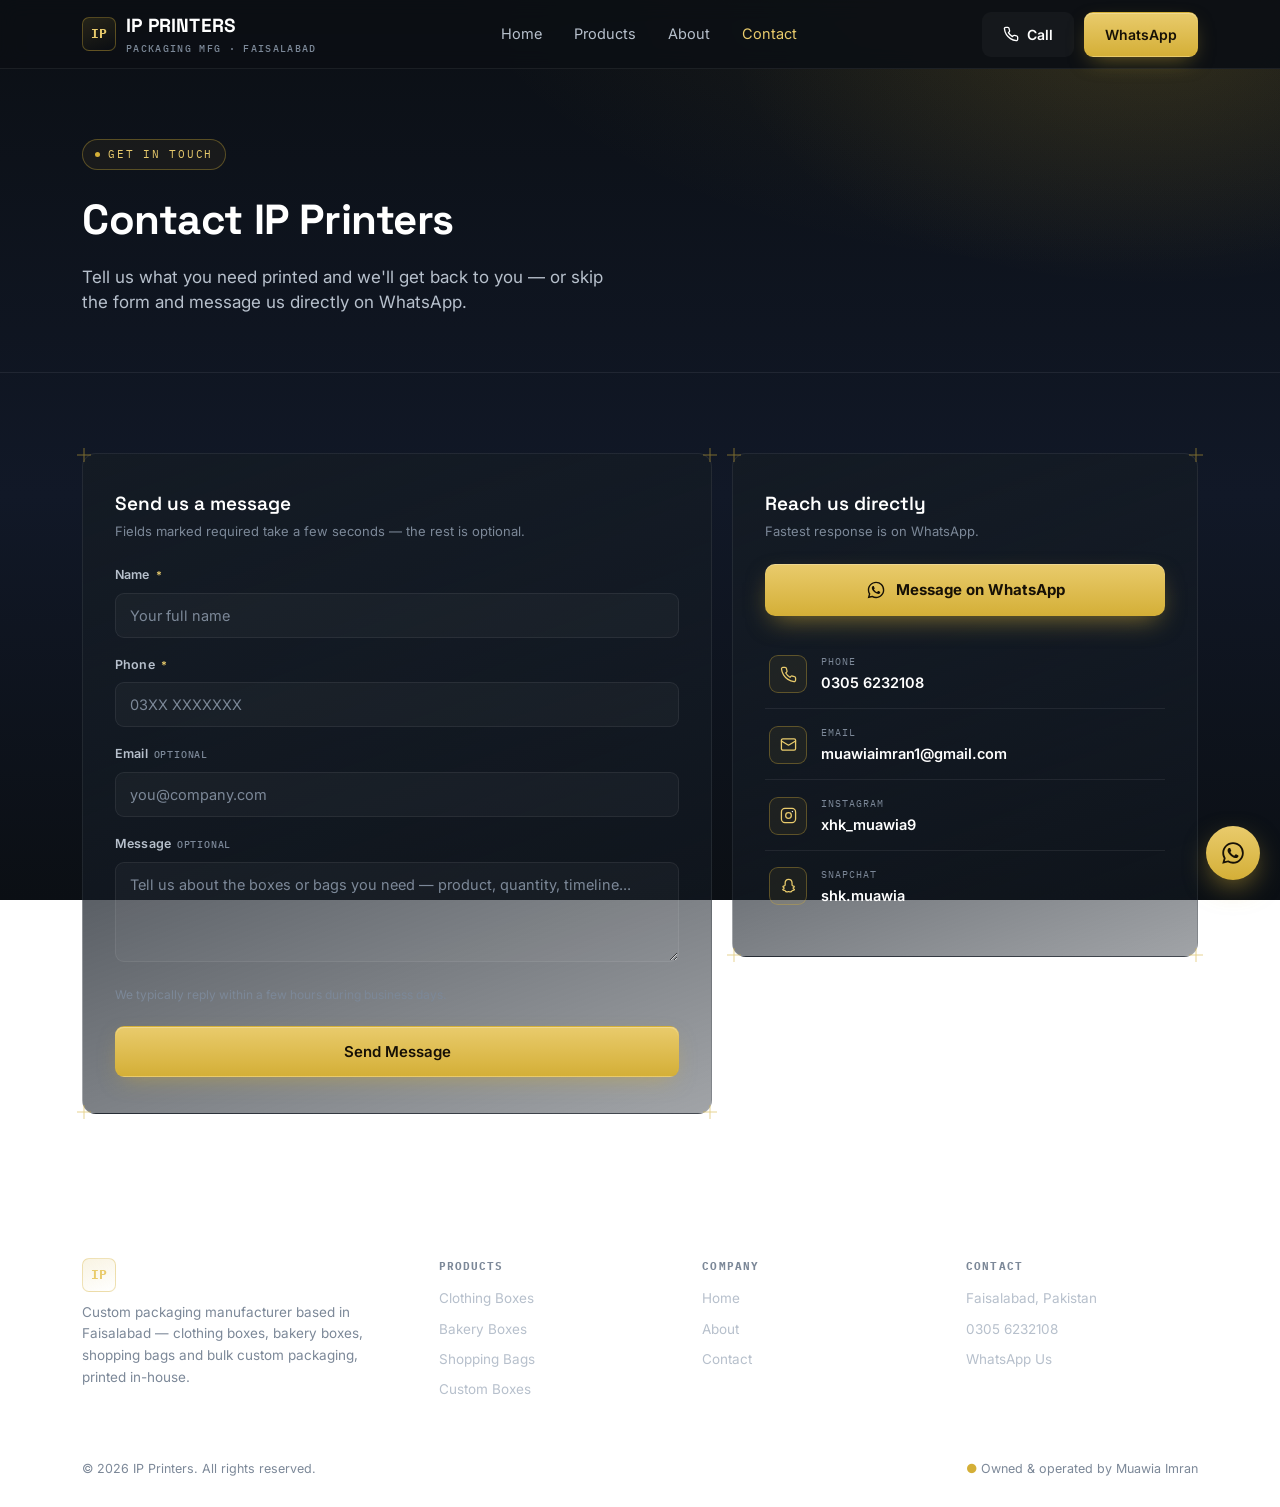
<file: contact.html>
<!DOCTYPE html>
<html lang="en">
<head>
<meta charset="UTF-8">
<meta name="viewport" content="width=device-width, initial-scale=1.0">
<title>Contact Us — IP Printers</title>
<link rel="preconnect" href="https://fonts.googleapis.com">
<link rel="preconnect" href="https://fonts.gstatic.com" crossorigin>
<link href="https://fonts.googleapis.com/css2?family=Space+Grotesk:wght@500;600;700&family=Inter:wght@400;500;600&family=IBM+Plex+Mono:wght@500;600&display=swap" rel="stylesheet">
<link rel="stylesheet" href="style.css">
</head>
<body>

  <!-- HEADER -->
  <header>
    <div class="wrap nav-row">
      <a href="home.html" class="logo">
        <span class="logo-mark">IP</span>
        <span>IP PRINTERS<small>Packaging Mfg · Faisalabad</small></span>
      </a>

      <nav class="nav-links">
        <a href="home.html">Home</a>
        <a href="product.html">Products</a>
        <a href="about.html">About</a>
        <a href="contact.html" class="active">Contact</a>
      </nav>

      <div class="nav-cta">
        <a class="btn btn-ghost btn-sm" href="tel:+923056232108">
          <svg class="icon" viewBox="0 0 24 24" fill="none" stroke="currentColor" stroke-width="2" stroke-linecap="round" stroke-linejoin="round"><path d="M22 16.92v3a2 2 0 0 1-2.18 2 19.79 19.79 0 0 1-8.63-3.07 19.5 19.5 0 0 1-6-6 19.79 19.79 0 0 1-3.07-8.67A2 2 0 0 1 4.11 2h3a2 2 0 0 1 2 1.72c.127.96.361 1.903.7 2.81a2 2 0 0 1-.45 2.11L8.09 9.91a16 16 0 0 0 6 6l1.27-1.27a2 2 0 0 1 2.11-.45c.907.339 1.85.573 2.81.7A2 2 0 0 1 22 16.92z"/></svg>
          <span>Call</span>
        </a>
        <a class="btn btn-gold btn-sm" href="https://wa.me/923056232108" target="_blank" rel="noopener">WhatsApp</a>
        <button class="menu-toggle" id="menuToggle" aria-label="Open menu" aria-expanded="false"><span></span></button>
      </div>
    </div>

    <div class="mobile-menu" id="mobileMenu">
      <a href="home.html">Home</a>
      <a href="product.html">Products</a>
      <a href="about.html">About</a>
      <a href="contact.html" class="active">Contact</a>
      <a class="btn btn-ghost" href="tel:+923056232108">Call Now — 0305 6232108</a>
    </div>
  </header>

  <!-- PAGE HEADER -->
  <section class="page-header">
    <div class="page-header-bg" aria-hidden="true"></div>
    <div class="wrap">
      <span class="eyebrow"><span class="dot"></span> Get In Touch</span>
      <h1>Contact IP Printers</h1>
      <p class="lead">Tell us what you need printed and we'll get back to you — or skip the form and message us directly on WhatsApp.</p>
    </div>
  </section>

  <!-- CONTACT GRID -->
  <section class="section">
    <div class="wrap">
      <div class="contact-grid">

        <!-- FORM PANEL -->
        <div class="panel form-panel crop">
          <span class="cm tl"></span><span class="cm tr"></span><span class="cm bl"></span><span class="cm br"></span>
          <h2>Send us a message</h2>
          <p class="sub">Fields marked required take a few seconds — the rest is optional.</p>

          <form id="contactForm" novalidate>
            <div class="field">
              <label for="name">Name <span class="req">*</span></label>
              <input type="text" id="name" name="name" placeholder="Your full name" required>
            </div>

            <div class="field">
              <label for="phone">Phone <span class="req">*</span></label>
              <input type="tel" id="phone" name="phone" placeholder="03XX XXXXXXX" required>
            </div>

            <div class="field">
              <label for="email">Email <span class="opt">Optional</span></label>
              <input type="email" id="email" name="email" placeholder="you@company.com">
            </div>

            <div class="field">
              <label for="message">Message <span class="opt">Optional</span></label>
              <textarea id="message" name="message" placeholder="Tell us about the boxes or bags you need — product, quantity, timeline..."></textarea>
            </div>

            <p class="form-note">We typically reply within a few hours during business days.</p>

            <button type="submit" class="btn btn-gold btn-block btn-lg">Send Message</button>
          </form>

          <div class="success-box" id="successBox">
            <div class="success-icon">
              <svg viewBox="0 0 24 24" fill="none" stroke-width="2.5" stroke-linecap="round" stroke-linejoin="round"><path d="M20 6L9 17l-5-5"/></svg>
            </div>
            <div>
              <h3>Thank you!</h3>
              <p>We will contact you soon.</p>
            </div>
          </div>
        </div>

        <!-- INFO PANEL -->
        <div class="panel info-panel crop">
          <span class="cm tl"></span><span class="cm tr"></span><span class="cm bl"></span><span class="cm br"></span>
          <h2>Reach us directly</h2>
          <p class="sub">Fastest response is on WhatsApp.</p>

          <a class="whatsapp-cta" href="https://wa.me/923056232108" target="_blank" rel="noopener">
            <svg viewBox="0 0 24 24"><path d="M12.04 2C6.58 2 2.13 6.45 2.13 11.91c0 1.75.46 3.46 1.32 4.96L2.05 22l5.25-1.38a9.87 9.87 0 0 0 4.74 1.21h.005c5.46 0 9.9-4.45 9.9-9.92 0-2.65-1.03-5.14-2.9-7.01A9.87 9.87 0 0 0 12.04 2zm0 18.15h-.004a8.2 8.2 0 0 1-4.19-1.15l-.3-.18-3.12.82.83-3.04-.2-.31a8.2 8.2 0 0 1-1.26-4.38c0-4.54 3.7-8.24 8.25-8.24 2.2 0 4.27.86 5.83 2.42a8.18 8.18 0 0 1 2.41 5.83c0 4.55-3.7 8.23-8.25 8.23zm4.52-6.16c-.25-.12-1.47-.72-1.7-.81-.23-.08-.4-.12-.56.13-.17.25-.65.81-.79.97-.15.17-.29.19-.54.06-.25-.12-1.04-.38-1.98-1.22-.73-.65-1.22-1.46-1.37-1.7-.14-.25-.02-.38.11-.51.11-.11.25-.29.37-.44.13-.14.17-.25.25-.42.08-.17.04-.31-.02-.44-.06-.12-.56-1.35-.77-1.85-.2-.48-.4-.42-.56-.42-.14-.01-.31-.01-.48-.01a.93.93 0 0 0-.67.31c-.23.25-.87.85-.87 2.08 0 1.23.89 2.41 1.01 2.58.12.17 1.75 2.67 4.24 3.74.59.26 1.05.41 1.41.52.59.19 1.13.16 1.56.1.48-.07 1.47-.6 1.67-1.18.21-.58.21-1.07.15-1.18-.06-.1-.23-.16-.48-.28z"/></svg>
            Message on WhatsApp
          </a>

          <div class="contact-list">
            <a class="contact-row" href="tel:+923056232108">
              <div class="contact-row-icon">
                <svg viewBox="0 0 24 24" fill="none" stroke="currentColor" stroke-width="1.8" stroke-linecap="round" stroke-linejoin="round"><path d="M22 16.92v3a2 2 0 0 1-2.18 2 19.79 19.79 0 0 1-8.63-3.07 19.5 19.5 0 0 1-6-6 19.79 19.79 0 0 1-3.07-8.67A2 2 0 0 1 4.11 2h3a2 2 0 0 1 2 1.72c.127.96.361 1.903.7 2.81a2 2 0 0 1-.45 2.11L8.09 9.91a16 16 0 0 0 6 6l1.27-1.27a2 2 0 0 1 2.11-.45c.907.339 1.85.573 2.81.7A2 2 0 0 1 22 16.92z"/></svg>
              </div>
              <div class="contact-row-text">
                <div class="lbl">Phone</div>
                <div class="val">0305 6232108</div>
              </div>
            </a>

            <a class="contact-row" href="mailto:muawiaimran1@gmail.com">
              <div class="contact-row-icon">
                <svg viewBox="0 0 24 24" fill="none" stroke="currentColor" stroke-width="1.8" stroke-linecap="round" stroke-linejoin="round"><rect x="2" y="4" width="20" height="16" rx="2"/><path d="m22 7-10 6L2 7"/></svg>
              </div>
              <div class="contact-row-text">
                <div class="lbl">Email</div>
                <div class="val">muawiaimran1@gmail.com</div>
              </div>
            </a>

            <a class="contact-row" href="https://instagram.com/xhk_muawia9" target="_blank" rel="noopener">
              <div class="contact-row-icon">
                <svg viewBox="0 0 24 24" fill="none" stroke="currentColor" stroke-width="1.8" stroke-linecap="round" stroke-linejoin="round"><rect x="2" y="2" width="20" height="20" rx="5"/><circle cx="12" cy="12" r="4"/><circle cx="17.5" cy="6.5" r="1" fill="currentColor" stroke="none"/></svg>
              </div>
              <div class="contact-row-text">
                <div class="lbl">Instagram</div>
                <div class="val">xhk_muawia9</div>
              </div>
            </a>

            <a class="contact-row" href="https://snapchat.com/add/shk.muawia" target="_blank" rel="noopener">
              <div class="contact-row-icon">
                <svg viewBox="0 0 24 24" fill="none" stroke="currentColor" stroke-width="1.8" stroke-linecap="round" stroke-linejoin="round"><path d="M12 2c3 0 5 2.2 5 5.2v2.3c0 .5.3.9.6 1.2.4.4 1.1.7 1.9.9.4.1.7.5.6.9-.1.5-.7.8-1.1 1-.3.1-.6.4-.5.8.2.7.7 1.2 1.4 1.4.4.1.6.6.4.9-.5.8-1.8.9-2.6 1-.3 0-.6.2-.7.5-.3.8-1 1.6-2.5 1.6-.7 0-1.2-.2-1.7-.4-.4-.2-.9-.2-1.3 0-.5.2-1 .4-1.7.4-1.5 0-2.2-.8-2.5-1.6-.1-.3-.4-.5-.7-.5-.8-.1-2.1-.2-2.6-1-.2-.3 0-.8.4-.9.7-.2 1.2-.7 1.4-1.4.1-.4-.2-.7-.5-.8-.4-.2-1-.5-1.1-1-.1-.4.2-.8.6-.9.8-.2 1.5-.5 1.9-.9.3-.3.6-.7.6-1.2V7.2C7 4.2 9 2 12 2z"/></svg>
              </div>
              <div class="contact-row-text">
                <div class="lbl">Snapchat</div>
                <div class="val">shk.muawia</div>
              </div>
            </a>
          </div>
        </div>

      </div>
    </div>
  </section>

  <!-- FOOTER -->
  <footer>
    <div class="wrap">
      <div class="footer-grid">
        <div class="footer-brand">
          <a href="home.html" class="logo">
            <span class="logo-mark">IP</span>
            <span>IP PRINTERS</span>
          </a>
          <p>Custom packaging manufacturer based in Faisalabad — clothing boxes, bakery boxes, shopping bags and bulk custom packaging, printed in-house.</p>
        </div>
        <div class="footer-col">
          <h4>Products</h4>
          <a href="product.html">Clothing Boxes</a>
          <a href="product.html">Bakery Boxes</a>
          <a href="product.html">Shopping Bags</a>
          <a href="product.html">Custom Boxes</a>
        </div>
        <div class="footer-col">
          <h4>Company</h4>
          <a href="home.html">Home</a>
          <a href="about.html">About</a>
          <a href="contact.html">Contact</a>
        </div>
        <div class="footer-col">
          <h4>Contact</h4>
          <span>Faisalabad, Pakistan</span>
          <a href="tel:+923056232108">0305 6232108</a>
          <a href="https://wa.me/923056232108" target="_blank" rel="noopener">WhatsApp Us</a>
        </div>
      </div>
      <div class="footer-bottom">
        <span>© 2026 IP Printers. All rights reserved.</span>
        <span><span class="gold-dot">●</span> Owned &amp; operated by Muawia Imran</span>
      </div>
    </div>
  </footer>

  <a class="fab" href="https://wa.me/923056232108" target="_blank" rel="noopener" aria-label="Message on WhatsApp" style="position:fixed;bottom:20px;right:20px;z-index:60;width:54px;height:54px;border-radius:50%;background:linear-gradient(180deg, var(--gold-bright), var(--gold));display:flex;align-items:center;justify-content:center;box-shadow:0 10px 28px -6px rgba(212,175,55,0.6);">
    <svg viewBox="0 0 24 24" style="width:26px;height:26px;fill:#161006;"><path d="M12.04 2C6.58 2 2.13 6.45 2.13 11.91c0 1.75.46 3.46 1.32 4.96L2.05 22l5.25-1.38a9.87 9.87 0 0 0 4.74 1.21h.005c5.46 0 9.9-4.45 9.9-9.92 0-2.65-1.03-5.14-2.9-7.01A9.87 9.87 0 0 0 12.04 2zm0 18.15h-.004a8.2 8.2 0 0 1-4.19-1.15l-.3-.18-3.12.82.83-3.04-.2-.31a8.2 8.2 0 0 1-1.26-4.38c0-4.54 3.7-8.24 8.25-8.24 2.2 0 4.27.86 5.83 2.42a8.18 8.18 0 0 1 2.41 5.83c0 4.55-3.7 8.23-8.25 8.23zm4.52-6.16c-.25-.12-1.47-.72-1.7-.81-.23-.08-.4-.12-.56.13-.17.25-.65.81-.79.97-.15.17-.29.19-.54.06-.25-.12-1.04-.38-1.98-1.22-.73-.65-1.22-1.46-1.37-1.7-.14-.25-.02-.38.11-.51.11-.11.25-.29.37-.44.13-.14.17-.25.25-.42.08-.17.04-.31-.02-.44-.06-.12-.56-1.35-.77-1.85-.2-.48-.4-.42-.56-.42-.14-.01-.31-.01-.48-.01a.93.93 0 0 0-.67.31c-.23.25-.87.85-.87 2.08 0 1.23.89 2.41 1.01 2.58.12.17 1.75 2.67 4.24 3.74.59.26 1.05.41 1.41.52.59.19 1.13.16 1.56.1.48-.07 1.47-.6 1.67-1.18.21-.58.21-1.07.15-1.18-.06-.1-.23-.16-.48-.28z"/></svg>
  </a>

    <script src="script.js"></script>
</body>
</html>
</file>
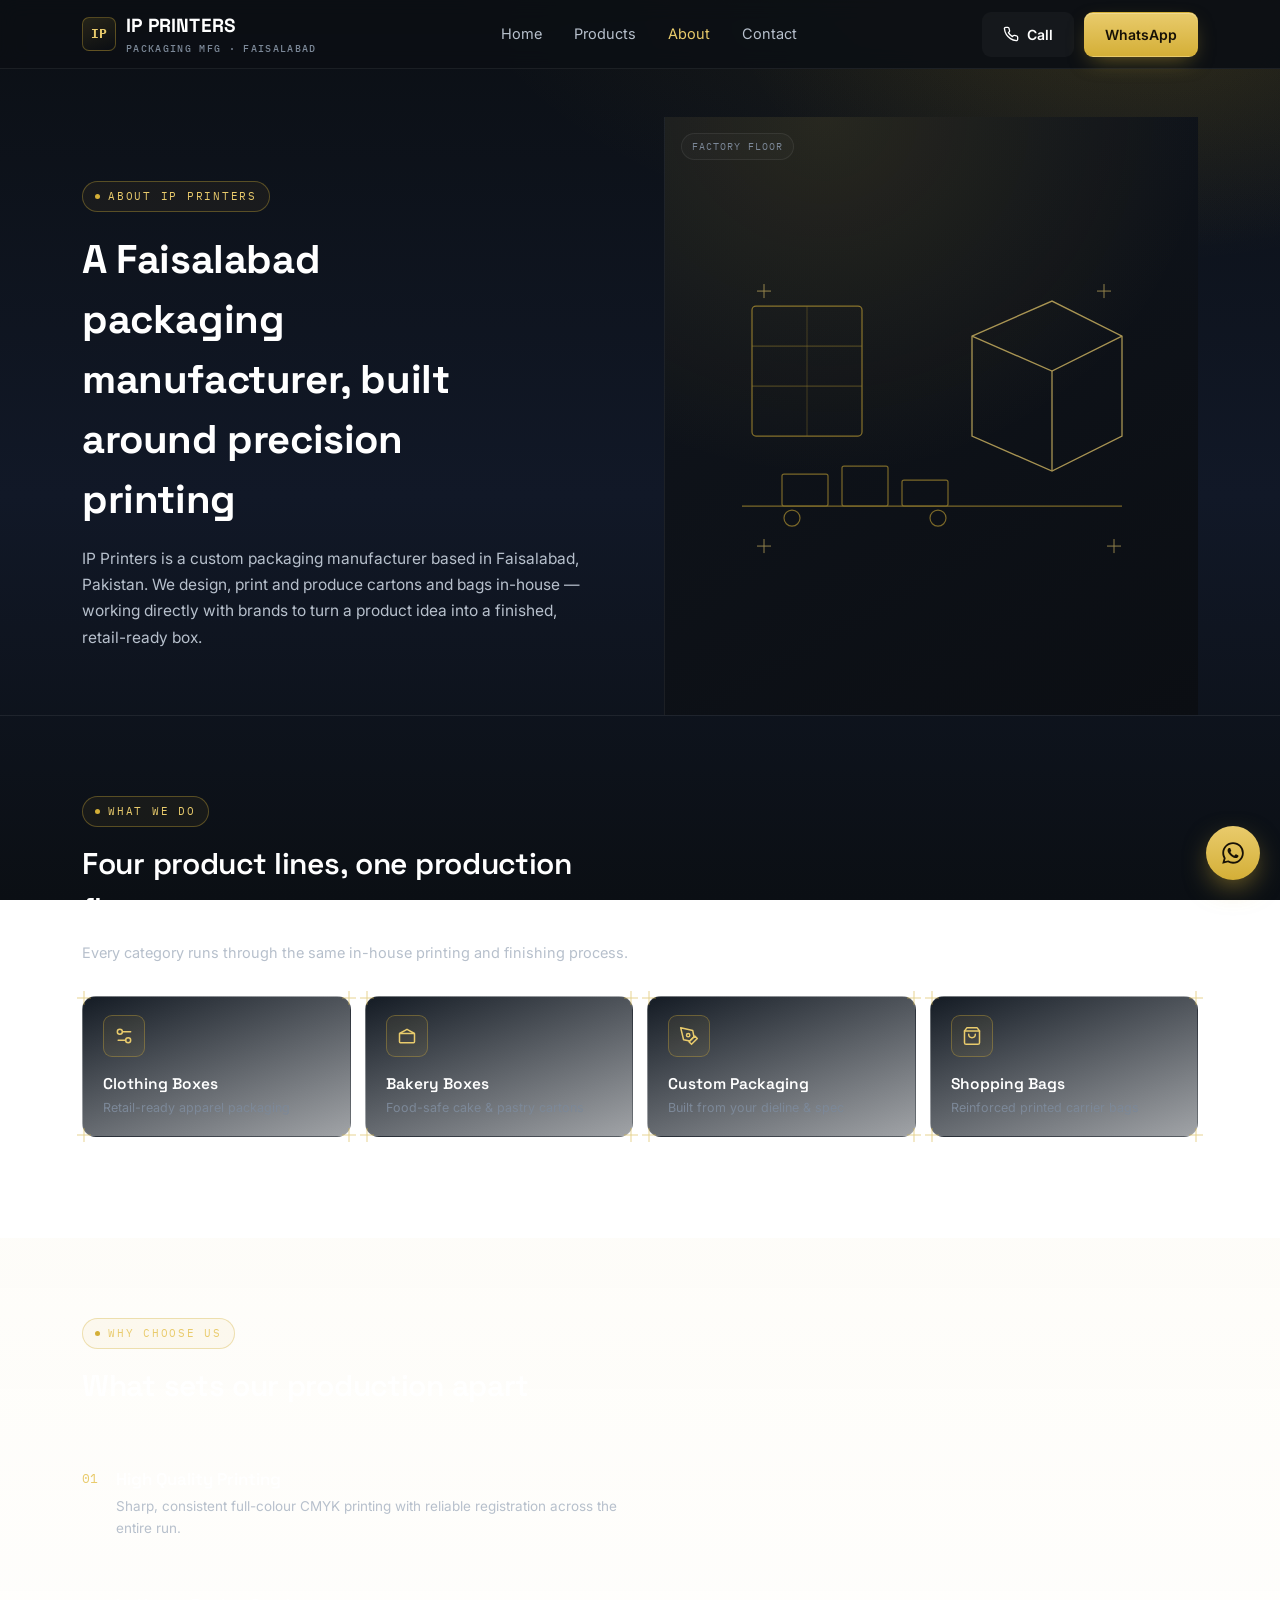
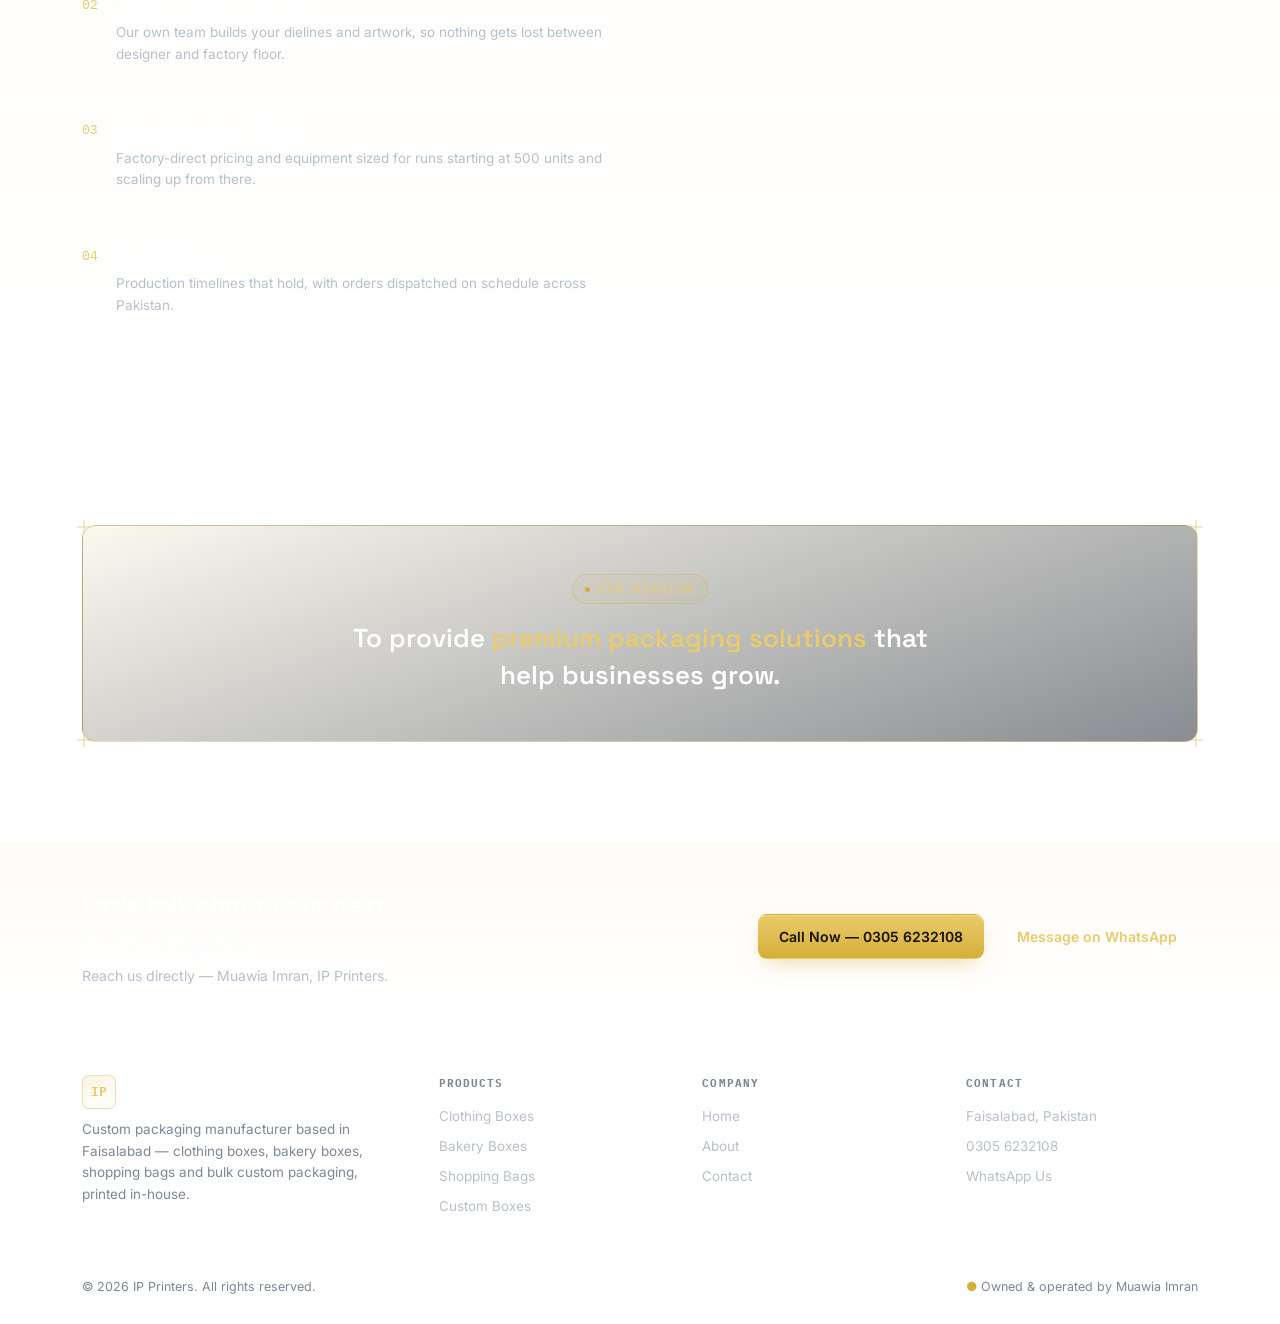
<file: index.html (2).html>
<!DOCTYPE html>
<html lang="en">
<head>
<meta charset="UTF-8">
<meta name="viewport" content="width=device-width, initial-scale=1.0">
<title>About Us — IP Printers</title>
<link rel="preconnect" href="https://fonts.googleapis.com">
<link rel="preconnect" href="https://fonts.gstatic.com" crossorigin>
<link href="https://fonts.googleapis.com/css2?family=Space+Grotesk:wght@500;600;700&family=Inter:wght@400;500;600&family=IBM+Plex+Mono:wght@500;600&display=swap" rel="stylesheet">
<link rel="stylesheet" href="style.css">
</head>
<body>

  <!-- HEADER -->
  <header>
    <div class="wrap nav-row">
      <a href="home.html" class="logo">
        <span class="logo-mark">IP</span>
        <span>IP PRINTERS<small>Packaging Mfg · Faisalabad</small></span>
      </a>

      <nav class="nav-links">
        <a href="home.html">Home</a>
        <a href="product.html">Products</a>
        <a href="about.html" class="active">About</a>
        <a href="#contact">Contact</a>
      </nav>

      <div class="nav-cta">
        <a class="btn btn-ghost btn-sm" href="tel:+923056232108">
          <svg class="icon" viewBox="0 0 24 24" fill="none" stroke="currentColor" stroke-width="2" stroke-linecap="round" stroke-linejoin="round"><path d="M22 16.92v3a2 2 0 0 1-2.18 2 19.79 19.79 0 0 1-8.63-3.07 19.5 19.5 0 0 1-6-6 19.79 19.79 0 0 1-3.07-8.67A2 2 0 0 1 4.11 2h3a2 2 0 0 1 2 1.72c.127.96.361 1.903.7 2.81a2 2 0 0 1-.45 2.11L8.09 9.91a16 16 0 0 0 6 6l1.27-1.27a2 2 0 0 1 2.11-.45c.907.339 1.85.573 2.81.7A2 2 0 0 1 22 16.92z"/></svg>
          <span>Call</span>
        </a>
        <a class="btn btn-gold btn-sm" href="https://wa.me/923056232108" target="_blank" rel="noopener">WhatsApp</a>
        <button class="menu-toggle" id="menuToggle" aria-label="Open menu" aria-expanded="false"><span></span></button>
      </div>
    </div>

    <div class="mobile-menu" id="mobileMenu">
      <a href="home.html">Home</a>
      <a href="product.html">Products</a>
      <a href="about.html" class="active">About</a>
      <a href="#contact">Contact</a>
      <a class="btn btn-ghost" href="tel:+923056232108">Call Now — 0305 6232108</a>
    </div>
  </header>

  <!-- ABOUT HERO — split layout -->
  <section class="about-hero">
    <div class="about-hero-bg" aria-hidden="true"></div>
    <div class="wrap">
      <div class="split">
        <div class="split-text">
          <span class="eyebrow"><span class="dot"></span> About IP Printers</span>
          <h1>A Faisalabad packaging manufacturer, built around precision printing</h1>
          <p class="lead">IP Printers is a custom packaging manufacturer based in Faisalabad, Pakistan. We design, print and produce cartons and bags in-house — working directly with brands to turn a product idea into a finished, retail-ready box.</p>
        </div>

        <div class="split-visual">
          <span class="split-visual-tag">Factory Floor</span>
          <svg viewBox="0 0 420 340" aria-hidden="true">
            <!-- factory-style line art: press, conveyor, stacked cartons -->
            <g fill="none" stroke="var(--gold)" stroke-width="1.2" opacity="0.6">
              <rect x="30" y="60" width="110" height="130" rx="4"/>
              <path d="M30 100 h110 M30 140 h110" opacity="0.5"/>
              <path d="M85 60 v130" opacity="0.35"/>
            </g>
            <g fill="none" stroke="var(--gold)" stroke-width="1.2" opacity="0.55">
              <path d="M20 260 h380" />
              <rect x="60" y="228" width="46" height="32" rx="2"/>
              <rect x="120" y="220" width="46" height="40" rx="2"/>
              <rect x="180" y="234" width="46" height="26" rx="2"/>
              <circle cx="70" cy="272" r="8"/>
              <circle cx="216" cy="272" r="8"/>
            </g>
            <g fill="none" stroke="var(--gold-bright)" stroke-width="1.3" opacity="0.7">
              <path d="M250 90 L330 55 L400 90 L400 190 L330 225 L250 190 Z"/>
              <path d="M250 90 L330 125 L400 90"/>
              <path d="M330 125 L330 225"/>
            </g>
            <g stroke="var(--gold-bright)" stroke-width="1" opacity="0.6">
              <path d="M375 45 h14 M382 38 v14"/>
              <path d="M35 45 h14 M42 38 v14"/>
              <path d="M35 300 h14 M42 293 v14"/>
              <path d="M385 300 h14 M392 293 v14"/>
            </g>
          </svg>
        </div>
      </div>
    </div>
  </section>

  <!-- WHAT WE DO -->
  <section class="section">
    <div class="wrap">
      <div class="section-head">
        <span class="eyebrow"><span class="dot"></span> What We Do</span>
        <h2>Four product lines, one production floor</h2>
        <p>Every category runs through the same in-house printing and finishing process.</p>
      </div>

      <div class="do-grid">
        <div class="do-card crop">
          <span class="cm tl"></span><span class="cm tr"></span><span class="cm bl"></span><span class="cm br"></span>
          <div class="do-icon">
            <svg viewBox="0 0 24 24" fill="none" stroke="currentColor" stroke-width="1.8" stroke-linecap="round" stroke-linejoin="round"><path d="M20 7h-9M14 17H5"/><circle cx="17" cy="17" r="3"/><circle cx="7" cy="7" r="3"/></svg>
          </div>
          <div>
            <h3>Clothing Boxes</h3>
            <p>Retail-ready apparel packaging</p>
          </div>
        </div>

        <div class="do-card crop">
          <span class="cm tl"></span><span class="cm tr"></span><span class="cm bl"></span><span class="cm br"></span>
          <div class="do-icon">
            <svg viewBox="0 0 24 24" fill="none" stroke="currentColor" stroke-width="1.8" stroke-linecap="round" stroke-linejoin="round"><rect x="3" y="9" width="18" height="11" rx="1"/><path d="M3 9l9-5 9 5"/></svg>
          </div>
          <div>
            <h3>Bakery Boxes</h3>
            <p>Food-safe cake &amp; pastry cartons</p>
          </div>
        </div>

        <div class="do-card crop">
          <span class="cm tl"></span><span class="cm tr"></span><span class="cm bl"></span><span class="cm br"></span>
          <div class="do-icon">
            <svg viewBox="0 0 24 24" fill="none" stroke="currentColor" stroke-width="1.8" stroke-linecap="round" stroke-linejoin="round"><path d="M12 19l7-7 3 3-7 7-3-3z"/><path d="M18 13l-1.5-7.5L2 2l3.5 14.5L13 18l5-5z"/><circle cx="11" cy="11" r="2"/></svg>
          </div>
          <div>
            <h3>Custom Packaging</h3>
            <p>Built from your dieline &amp; spec</p>
          </div>
        </div>

        <div class="do-card crop">
          <span class="cm tl"></span><span class="cm tr"></span><span class="cm bl"></span><span class="cm br"></span>
          <div class="do-icon">
            <svg viewBox="0 0 24 24" fill="none" stroke="currentColor" stroke-width="1.8" stroke-linecap="round" stroke-linejoin="round"><path d="M6 2 3 6v14a2 2 0 0 0 2 2h14a2 2 0 0 0 2-2V6l-3-4Z"/><path d="M3 6h18M16 10a4 4 0 0 1-8 0"/></svg>
          </div>
          <div>
            <h3>Shopping Bags</h3>
            <p>Reinforced printed carrier bags</p>
          </div>
        </div>
      </div>
    </div>
  </section>

  <!-- WHY CHOOSE US -->
  <section class="section why-section">
    <div class="wrap">
      <div class="section-head">
        <span class="eyebrow"><span class="dot"></span> Why Choose Us</span>
        <h2>What sets our production apart</h2>
      </div>

      <div class="why-grid">
        <div class="why-row">
          <span class="why-num">01</span>
          <div>
            <h3>High Quality Printing</h3>
            <p>Sharp, consistent full-colour CMYK printing with reliable registration across the entire run.</p>
          </div>
        </div>
        <div class="why-row">
          <span class="why-num">02</span>
          <div>
            <h3>In-House Design Service</h3>
            <p>Our own team builds your dielines and artwork, so nothing gets lost between designer and factory floor.</p>
          </div>
        </div>
        <div class="why-row">
          <span class="why-num">03</span>
          <div>
            <h3>Bulk Production (500+)</h3>
            <p>Factory-direct pricing and equipment sized for runs starting at 500 units and scaling up from there.</p>
          </div>
        </div>
        <div class="why-row">
          <span class="why-num">04</span>
          <div>
            <h3>Fast Delivery</h3>
            <p>Production timelines that hold, with orders dispatched on schedule across Pakistan.</p>
          </div>
        </div>
      </div>
    </div>
  </section>

  <!-- MISSION -->
  <section class="section">
    <div class="wrap">
      <div class="mission crop">
        <span class="cm tl"></span><span class="cm tr"></span><span class="cm bl"></span><span class="cm br"></span>
        <span class="eyebrow"><span class="dot"></span> Our Mission</span>
        <blockquote>To provide <span class="accent">premium packaging solutions</span> that help businesses grow.</blockquote>
      </div>
    </div>
  </section>

  <!-- CTA STRIP -->
  <section class="cta-strip" id="contact">
    <div class="wrap cta-row">
      <div>
        <h3>Let's talk about your next packaging run</h3>
        <p>Reach us directly — Muawia Imran, IP Printers.</p>
      </div>
      <div class="cta-actions">
        <a class="btn btn-gold" href="tel:+923056232108">Call Now — 0305 6232108</a>
        <a class="btn btn-outline-gold" href="https://wa.me/923056232108" target="_blank" rel="noopener">Message on WhatsApp</a>
      </div>
    </div>
  </section>

  <!-- FOOTER -->
  <footer>
    <div class="wrap">
      <div class="footer-grid">
        <div class="footer-brand">
          <a href="home.html" class="logo">
            <span class="logo-mark">IP</span>
            <span>IP PRINTERS</span>
          </a>
          <p>Custom packaging manufacturer based in Faisalabad — clothing boxes, bakery boxes, shopping bags and bulk custom packaging, printed in-house.</p>
        </div>
        <div class="footer-col">
          <h4>Products</h4>
          <a href="product.html">Clothing Boxes</a>
          <a href="product.html">Bakery Boxes</a>
          <a href="product.html">Shopping Bags</a>
          <a href="product.html">Custom Boxes</a>
        </div>
        <div class="footer-col">
          <h4>Company</h4>
          <a href="home.html">Home</a>
          <a href="about.html">About</a>
          <a href="#contact">Contact</a>
        </div>
        <div class="footer-col">
          <h4>Contact</h4>
          <span>Faisalabad, Pakistan</span>
          <a href="tel:+923056232108">0305 6232108</a>
          <a href="https://wa.me/923056232108" target="_blank" rel="noopener">WhatsApp Us</a>
        </div>
      </div>
      <div class="footer-bottom">
        <span>© 2026 IP Printers. All rights reserved.</span>
        <span><span class="gold-dot">●</span> Owned &amp; operated by Muawia Imran</span>
      </div>
    </div>
  </footer>

  <a class="fab" href="https://wa.me/923056232108" target="_blank" rel="noopener" aria-label="Message on WhatsApp">
    <svg viewBox="0 0 24 24"><path d="M12.04 2C6.58 2 2.13 6.45 2.13 11.91c0 1.75.46 3.46 1.32 4.96L2.05 22l5.25-1.38a9.87 9.87 0 0 0 4.74 1.21h.005c5.46 0 9.9-4.45 9.9-9.92 0-2.65-1.03-5.14-2.9-7.01A9.87 9.87 0 0 0 12.04 2zm0 18.15h-.004a8.2 8.2 0 0 1-4.19-1.15l-.3-.18-3.12.82.83-3.04-.2-.31a8.2 8.2 0 0 1-1.26-4.38c0-4.54 3.7-8.24 8.25-8.24 2.2 0 4.27.86 5.83 2.42a8.18 8.18 0 0 1 2.41 5.83c0 4.55-3.7 8.23-8.25 8.23zm4.52-6.16c-.25-.12-1.47-.72-1.7-.81-.23-.08-.4-.12-.56.13-.17.25-.65.81-.79.97-.15.17-.29.19-.54.06-.25-.12-1.04-.38-1.98-1.22-.73-.65-1.22-1.46-1.37-1.7-.14-.25-.02-.38.11-.51.11-.11.25-.29.37-.44.13-.14.17-.25.25-.42.08-.17.04-.31-.02-.44-.06-.12-.56-1.35-.77-1.85-.2-.48-.4-.42-.56-.42-.14-.01-.31-.01-.48-.01a.93.93 0 0 0-.67.31c-.23.25-.87.85-.87 2.08 0 1.23.89 2.41 1.01 2.58.12.17 1.75 2.67 4.24 3.74.59.26 1.05.41 1.41.52.59.19 1.13.16 1.56.1.48-.07 1.47-.6 1.67-1.18.21-.58.21-1.07.15-1.18-.06-.1-.23-.16-.48-.28z"/></svg>
  </a>

    <script src="script.js"></script>
</body>
</html>
</file>
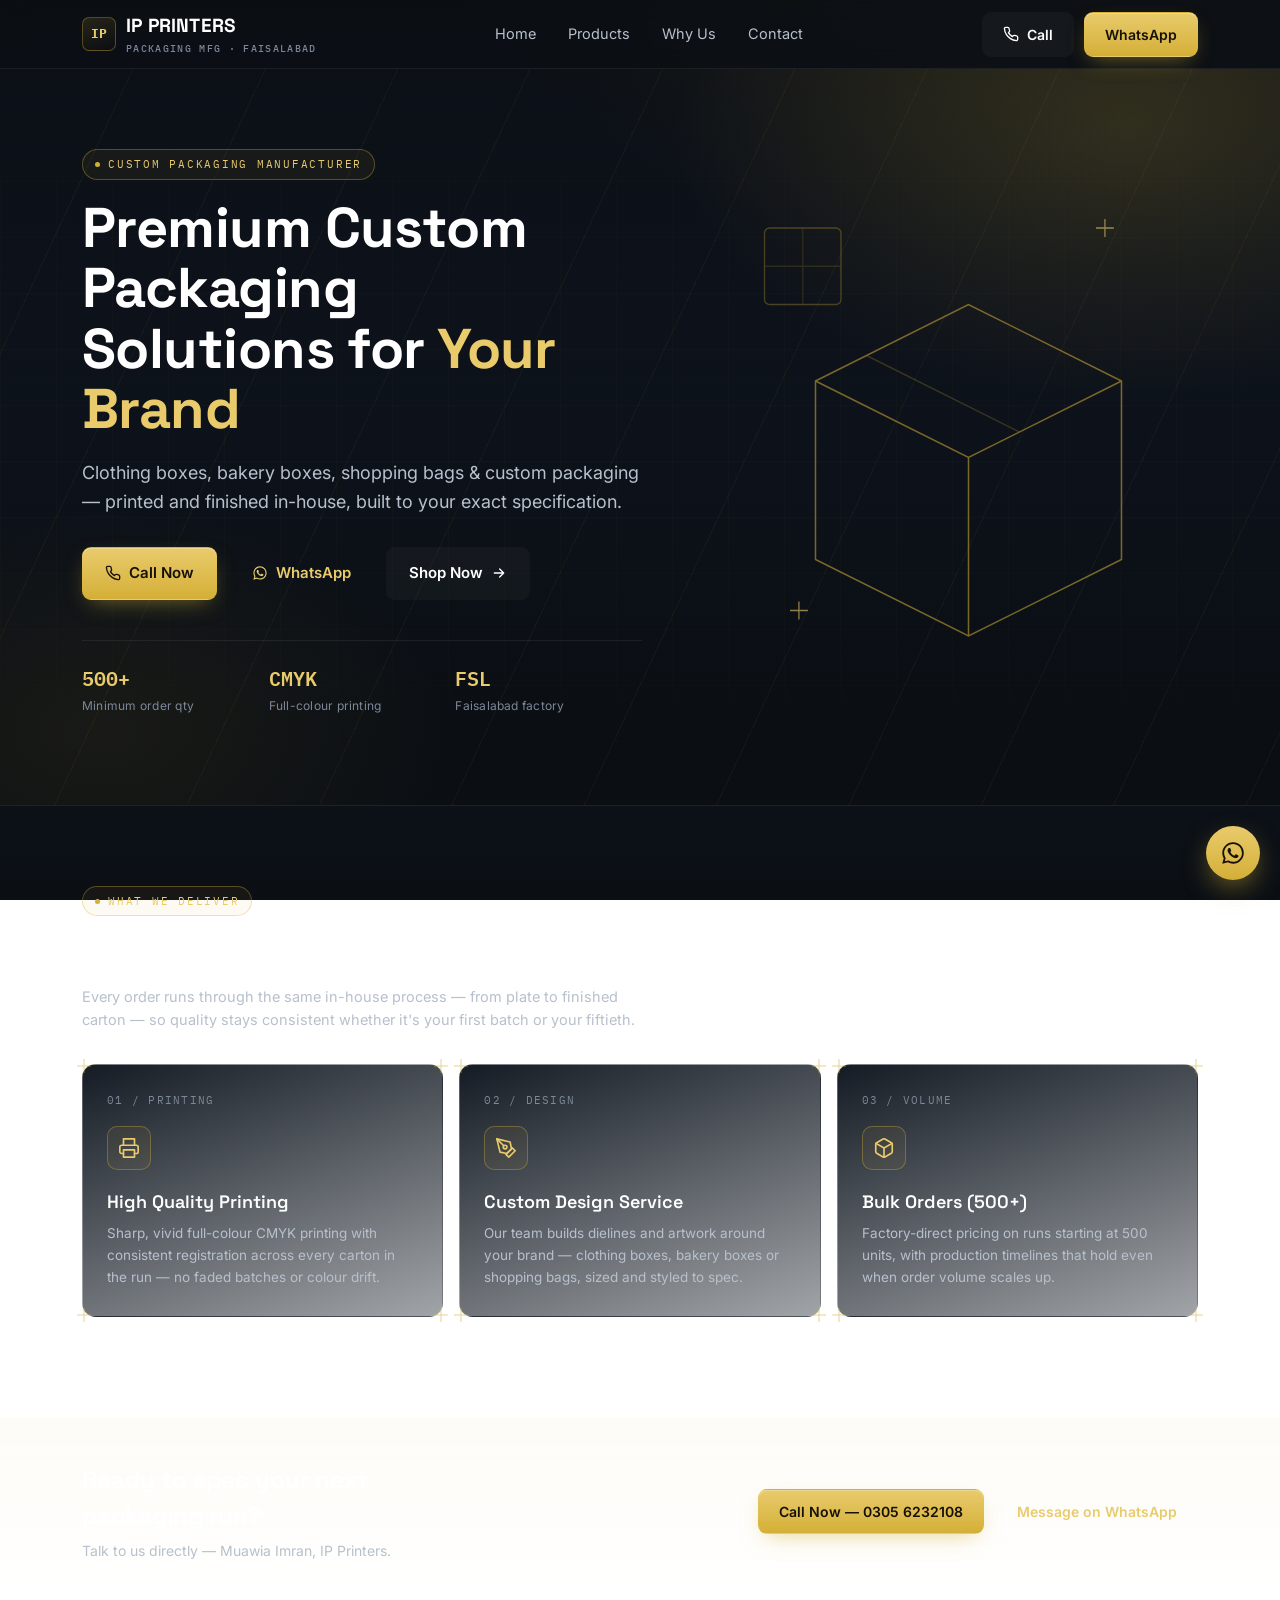
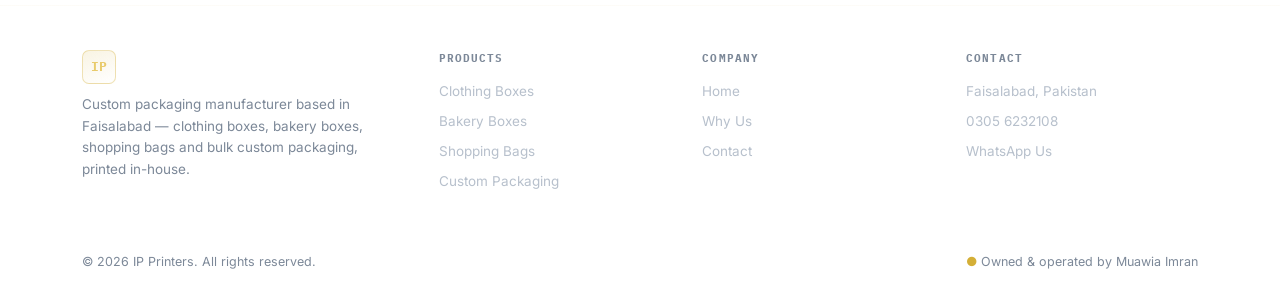
<file: index.html.html>
<!DOCTYPE html>
<html lang="en">
<head>
<meta charset="UTF-8">
<meta name="viewport" content="width=device-width, initial-scale=1.0">
<title>IP Printers — Premium Custom Packaging Solutions</title>
<link rel="preconnect" href="https://fonts.googleapis.com">
<link rel="preconnect" href="https://fonts.gstatic.com" crossorigin>
<link href="https://fonts.googleapis.com/css2?family=Space+Grotesk:wght@500;600;700&family=Inter:wght@400;500;600&family=IBM+Plex+Mono:wght@500;600&display=swap" rel="stylesheet">
<link rel="stylesheet" href="style.css">
</head>
<body>

  <!-- ============================================
       HEADER
       ============================================ -->
  <header>
    <div class="wrap nav-row">
      <a href="#top" class="logo">
        <span class="logo-mark">IP</span>
        <span>
          IP PRINTERS
          <small>Packaging Mfg · Faisalabad</small>
        </span>
      </a>

      <nav class="nav-links">
        <a href="#top">Home</a>
        <a href="#products">Products</a>
        <a href="#why">Why Us</a>
        <a href="#contact">Contact</a>
      </nav>

      <div class="nav-cta">
        <a class="btn btn-ghost btn-sm" href="tel:+923056232108">
          <svg class="icon" viewBox="0 0 24 24" fill="none" stroke="currentColor" stroke-width="2" stroke-linecap="round" stroke-linejoin="round"><path d="M22 16.92v3a2 2 0 0 1-2.18 2 19.79 19.79 0 0 1-8.63-3.07 19.5 19.5 0 0 1-6-6 19.79 19.79 0 0 1-3.07-8.67A2 2 0 0 1 4.11 2h3a2 2 0 0 1 2 1.72c.127.96.361 1.903.7 2.81a2 2 0 0 1-.45 2.11L8.09 9.91a16 16 0 0 0 6 6l1.27-1.27a2 2 0 0 1 2.11-.45c.907.339 1.85.573 2.81.7A2 2 0 0 1 22 16.92z"/></svg>
          <span class="hide-sm">Call</span>
        </a>
        <a class="btn btn-gold btn-sm" href="https://wa.me/923056232108" target="_blank" rel="noopener">
          WhatsApp
        </a>
        <button class="menu-toggle" id="menuToggle" aria-label="Open menu" aria-expanded="false">
          <span></span>
        </button>
      </div>
    </div>

    <div class="mobile-menu" id="mobileMenu">
      <a href="#top">Home</a>
      <a href="#products">Products</a>
      <a href="#why">Why Us</a>
      <a href="#contact">Contact</a>
      <a class="btn btn-ghost" href="tel:+923056232108">Call Now — 0305 6232108</a>
    </div>
  </header>

  <!-- ============================================
       HERO
       ============================================ -->
  <section class="hero" id="top">
    <div class="hero-bg" aria-hidden="true"></div>
    <div class="wrap">
      <div class="hero-inner">
        <div>
          <span class="eyebrow"><span class="dot"></span> Custom Packaging Manufacturer</span>
          <h1>Premium Custom Packaging Solutions for <span class="accent">Your Brand</span></h1>
          <p class="lead">Clothing boxes, bakery boxes, shopping bags &amp; custom packaging — printed and finished in-house, built to your exact specification.</p>

          <div class="hero-actions">
            <a class="btn btn-gold" href="tel:+923056232108">
              <svg class="icon" viewBox="0 0 24 24" fill="none" stroke="#161006" stroke-width="2" stroke-linecap="round" stroke-linejoin="round"><path d="M22 16.92v3a2 2 0 0 1-2.18 2 19.79 19.79 0 0 1-8.63-3.07 19.5 19.5 0 0 1-6-6 19.79 19.79 0 0 1-3.07-8.67A2 2 0 0 1 4.11 2h3a2 2 0 0 1 2 1.72c.127.96.361 1.903.7 2.81a2 2 0 0 1-.45 2.11L8.09 9.91a16 16 0 0 0 6 6l1.27-1.27a2 2 0 0 1 2.11-.45c.907.339 1.85.573 2.81.7A2 2 0 0 1 22 16.92z"/></svg>
              Call Now
            </a>
            <a class="btn btn-outline-gold" href="https://wa.me/923056232108" target="_blank" rel="noopener">
              <svg class="icon" viewBox="0 0 24 24" fill="var(--gold-bright)"><path d="M12.04 2C6.58 2 2.13 6.45 2.13 11.91c0 1.75.46 3.46 1.32 4.96L2.05 22l5.25-1.38a9.87 9.87 0 0 0 4.74 1.21h.005c5.46 0 9.9-4.45 9.9-9.92 0-2.65-1.03-5.14-2.9-7.01A9.87 9.87 0 0 0 12.04 2zm0 18.15h-.004a8.2 8.2 0 0 1-4.19-1.15l-.3-.18-3.12.82.83-3.04-.2-.31a8.2 8.2 0 0 1-1.26-4.38c0-4.54 3.7-8.24 8.25-8.24 2.2 0 4.27.86 5.83 2.42a8.18 8.18 0 0 1 2.41 5.83c0 4.55-3.7 8.23-8.25 8.23zm4.52-6.16c-.25-.12-1.47-.72-1.7-.81-.23-.08-.4-.12-.56.13-.17.25-.65.81-.79.97-.15.17-.29.19-.54.06-.25-.12-1.04-.38-1.98-1.22-.73-.65-1.22-1.46-1.37-1.7-.14-.25-.02-.38.11-.51.11-.11.25-.29.37-.44.13-.14.17-.25.25-.42.08-.17.04-.31-.02-.44-.06-.12-.56-1.35-.77-1.85-.2-.48-.4-.42-.56-.42-.14-.01-.31-.01-.48-.01a.93.93 0 0 0-.67.31c-.23.25-.87.85-.87 2.08 0 1.23.89 2.41 1.01 2.58.12.17 1.75 2.67 4.24 3.74.59.26 1.05.41 1.41.52.59.19 1.13.16 1.56.1.48-.07 1.47-.6 1.67-1.18.21-.58.21-1.07.15-1.18-.06-.1-.23-.16-.48-.28z"/></svg>
              WhatsApp
            </a>
            <a class="btn btn-ghost" href="#products">
              Shop Now
              <svg class="icon" viewBox="0 0 24 24" fill="none" stroke="currentColor" stroke-width="2" stroke-linecap="round" stroke-linejoin="round"><path d="M5 12h14M13 6l6 6-6 6"/></svg>
            </a>
          </div>

          <div class="hero-specs">
            <div>
              <div class="num">500+</div>
              <div class="lbl">Minimum order qty</div>
            </div>
            <div>
              <div class="num">CMYK</div>
              <div class="lbl">Full-colour printing</div>
            </div>
            <div>
              <div class="num">FSL</div>
              <div class="lbl">Faisalabad factory</div>
            </div>
          </div>
        </div>

        <!-- companion line-art: stacked carton, drawn in gold stroke -->
        <div class="hero-art">
          <svg viewBox="0 0 360 400" width="100%" aria-hidden="true">
            <g fill="none" stroke="var(--gold)" stroke-width="1.2" opacity="0.55">
              <path d="M60 160 L180 100 L300 160 L300 300 L180 360 L60 300 Z"/>
              <path d="M60 160 L180 220 L300 160"/>
              <path d="M180 220 L180 360"/>
              <path d="M100 140 L220 200" opacity="0.4"/>
            </g>
            <g fill="none" stroke="var(--gold)" stroke-width="1" opacity="0.3">
              <rect x="20" y="40" width="60" height="60" rx="4"/>
              <path d="M20 70 L80 70 M50 40 L50 100" opacity="0.5"/>
            </g>
            <g stroke="var(--gold-bright)" stroke-width="1" opacity="0.6">
              <path d="M280 40 h14 M287 33 v14"/>
              <path d="M40 340 h14 M47 333 v14"/>
            </g>
          </svg>
        </div>
      </div>
    </div>
  </section>

  <!-- ============================================
       FEATURES
       ============================================ -->
  <section class="section" id="products">
    <div class="wrap">
      <div class="section-head">
        <span class="eyebrow"><span class="dot"></span> What We Deliver</span>
        <h2>Built for brands that print at scale</h2>
        <p>Every order runs through the same in-house process — from plate to finished carton — so quality stays consistent whether it's your first batch or your fiftieth.</p>
      </div>

      <div class="features">

        <div class="feature-card crop">
          <span class="cm tl"></span><span class="cm tr"></span><span class="cm bl"></span><span class="cm br"></span>
          <div class="feature-tag">01 / Printing</div>
          <div class="feature-icon">
            <svg viewBox="0 0 24 24" fill="none" stroke="currentColor" stroke-width="1.8" stroke-linecap="round" stroke-linejoin="round"><path d="M6 9V2h12v7"/><path d="M6 18H4a2 2 0 0 1-2-2v-5a2 2 0 0 1 2-2h16a2 2 0 0 1 2 2v5a2 2 0 0 1-2 2h-2"/><rect x="6" y="14" width="12" height="8"/></svg>
          </div>
          <h3>High Quality Printing</h3>
          <p>Sharp, vivid full-colour CMYK printing with consistent registration across every carton in the run — no faded batches or colour drift.</p>
        </div>

        <div class="feature-card crop">
          <span class="cm tl"></span><span class="cm tr"></span><span class="cm bl"></span><span class="cm br"></span>
          <div class="feature-tag">02 / Design</div>
          <div class="feature-icon">
            <svg viewBox="0 0 24 24" fill="none" stroke="currentColor" stroke-width="1.8" stroke-linecap="round" stroke-linejoin="round"><path d="M12 19l7-7 3 3-7 7-3-3z"/><path d="M18 13l-1.5-7.5L2 2l3.5 14.5L13 18l5-5z"/><path d="M2 2l7.586 7.586"/><circle cx="11" cy="11" r="2"/></svg>
          </div>
          <h3>Custom Design Service</h3>
          <p>Our team builds dielines and artwork around your brand — clothing boxes, bakery boxes or shopping bags, sized and styled to spec.</p>
        </div>

        <div class="feature-card crop">
          <span class="cm tl"></span><span class="cm tr"></span><span class="cm bl"></span><span class="cm br"></span>
          <div class="feature-tag">03 / Volume</div>
          <div class="feature-icon">
            <svg viewBox="0 0 24 24" fill="none" stroke="currentColor" stroke-width="1.8" stroke-linecap="round" stroke-linejoin="round"><path d="M21 16V8a2 2 0 0 0-1-1.73l-7-4a2 2 0 0 0-2 0l-7 4A2 2 0 0 0 3 8v8a2 2 0 0 0 1 1.73l7 4a2 2 0 0 0 2 0l7-4A2 2 0 0 0 21 16z"/><path d="M3.27 6.96L12 12.01l8.73-5.05"/><path d="M12 22.08V12"/></svg>
          </div>
          <h3>Bulk Orders (500+)</h3>
          <p>Factory-direct pricing on runs starting at 500 units, with production timelines that hold even when order volume scales up.</p>
        </div>

      </div>
    </div>
  </section>

  <!-- ============================================
       CTA STRIP
       ============================================ -->
  <section class="cta-strip" id="contact">
    <div class="wrap cta-row">
      <div>
        <h3>Ready to spec your next packaging run?</h3>
        <p>Talk to us directly — Muawia Imran, IP Printers.</p>
      </div>
      <div class="cta-actions">
        <a class="btn btn-gold" href="tel:+923056232108">Call Now — 0305 6232108</a>
        <a class="btn btn-outline-gold" href="https://wa.me/923056232108" target="_blank" rel="noopener">Message on WhatsApp</a>
      </div>
    </div>
  </section>

  <!-- ============================================
       FOOTER
       ============================================ -->
  <footer>
    <div class="wrap">
      <div class="footer-grid">
        <div class="footer-brand">
          <a href="#top" class="logo">
            <span class="logo-mark">IP</span>
            <span>IP PRINTERS</span>
          </a>
          <p>Custom packaging manufacturer based in Faisalabad — clothing boxes, bakery boxes, shopping bags and bulk custom packaging, printed in-house.</p>
        </div>
        <div class="footer-col">
          <h4>Products</h4>
          <a href="#products">Clothing Boxes</a>
          <a href="#products">Bakery Boxes</a>
          <a href="#products">Shopping Bags</a>
          <a href="#products">Custom Packaging</a>
        </div>
        <div class="footer-col">
          <h4>Company</h4>
          <a href="#top">Home</a>
          <a href="#why">Why Us</a>
          <a href="#contact">Contact</a>
        </div>
        <div class="footer-col">
          <h4>Contact</h4>
          <span>Faisalabad, Pakistan</span>
          <a href="tel:+923056232108">0305 6232108</a>
          <a href="https://wa.me/923056232108" target="_blank" rel="noopener">WhatsApp Us</a>
        </div>
      </div>
      <div class="footer-bottom">
        <span>© 2026 IP Printers. All rights reserved.</span>
        <span><span class="gold-dot">●</span> Owned &amp; operated by Muawia Imran</span>
      </div>
    </div>
  </footer>

  <!-- floating WhatsApp -->
  <a class="fab" href="https://wa.me/923056232108" target="_blank" rel="noopener" aria-label="Message on WhatsApp">
    <svg viewBox="0 0 24 24"><path d="M12.04 2C6.58 2 2.13 6.45 2.13 11.91c0 1.75.46 3.46 1.32 4.96L2.05 22l5.25-1.38a9.87 9.87 0 0 0 4.74 1.21h.005c5.46 0 9.9-4.45 9.9-9.92 0-2.65-1.03-5.14-2.9-7.01A9.87 9.87 0 0 0 12.04 2zm0 18.15h-.004a8.2 8.2 0 0 1-4.19-1.15l-.3-.18-3.12.82.83-3.04-.2-.31a8.2 8.2 0 0 1-1.26-4.38c0-4.54 3.7-8.24 8.25-8.24 2.2 0 4.27.86 5.83 2.42a8.18 8.18 0 0 1 2.41 5.83c0 4.55-3.7 8.23-8.25 8.23zm4.52-6.16c-.25-.12-1.47-.72-1.7-.81-.23-.08-.4-.12-.56.13-.17.25-.65.81-.79.97-.15.17-.29.19-.54.06-.25-.12-1.04-.38-1.98-1.22-.73-.65-1.22-1.46-1.37-1.7-.14-.25-.02-.38.11-.51.11-.11.25-.29.37-.44.13-.14.17-.25.25-.42.08-.17.04-.31-.02-.44-.06-.12-.56-1.35-.77-1.85-.2-.48-.4-.42-.56-.42-.14-.01-.31-.01-.48-.01a.93.93 0 0 0-.67.31c-.23.25-.87.85-.87 2.08 0 1.23.89 2.41 1.01 2.58.12.17 1.75 2.67 4.24 3.74.59.26 1.05.41 1.41.52.59.19 1.13.16 1.56.1.48-.07 1.47-.6 1.67-1.18.21-.58.21-1.07.15-1.18-.06-.1-.23-.16-.48-.28z"/></svg>
  </a>

    <script src="script.js"></script>
</body>
</html>
</file>
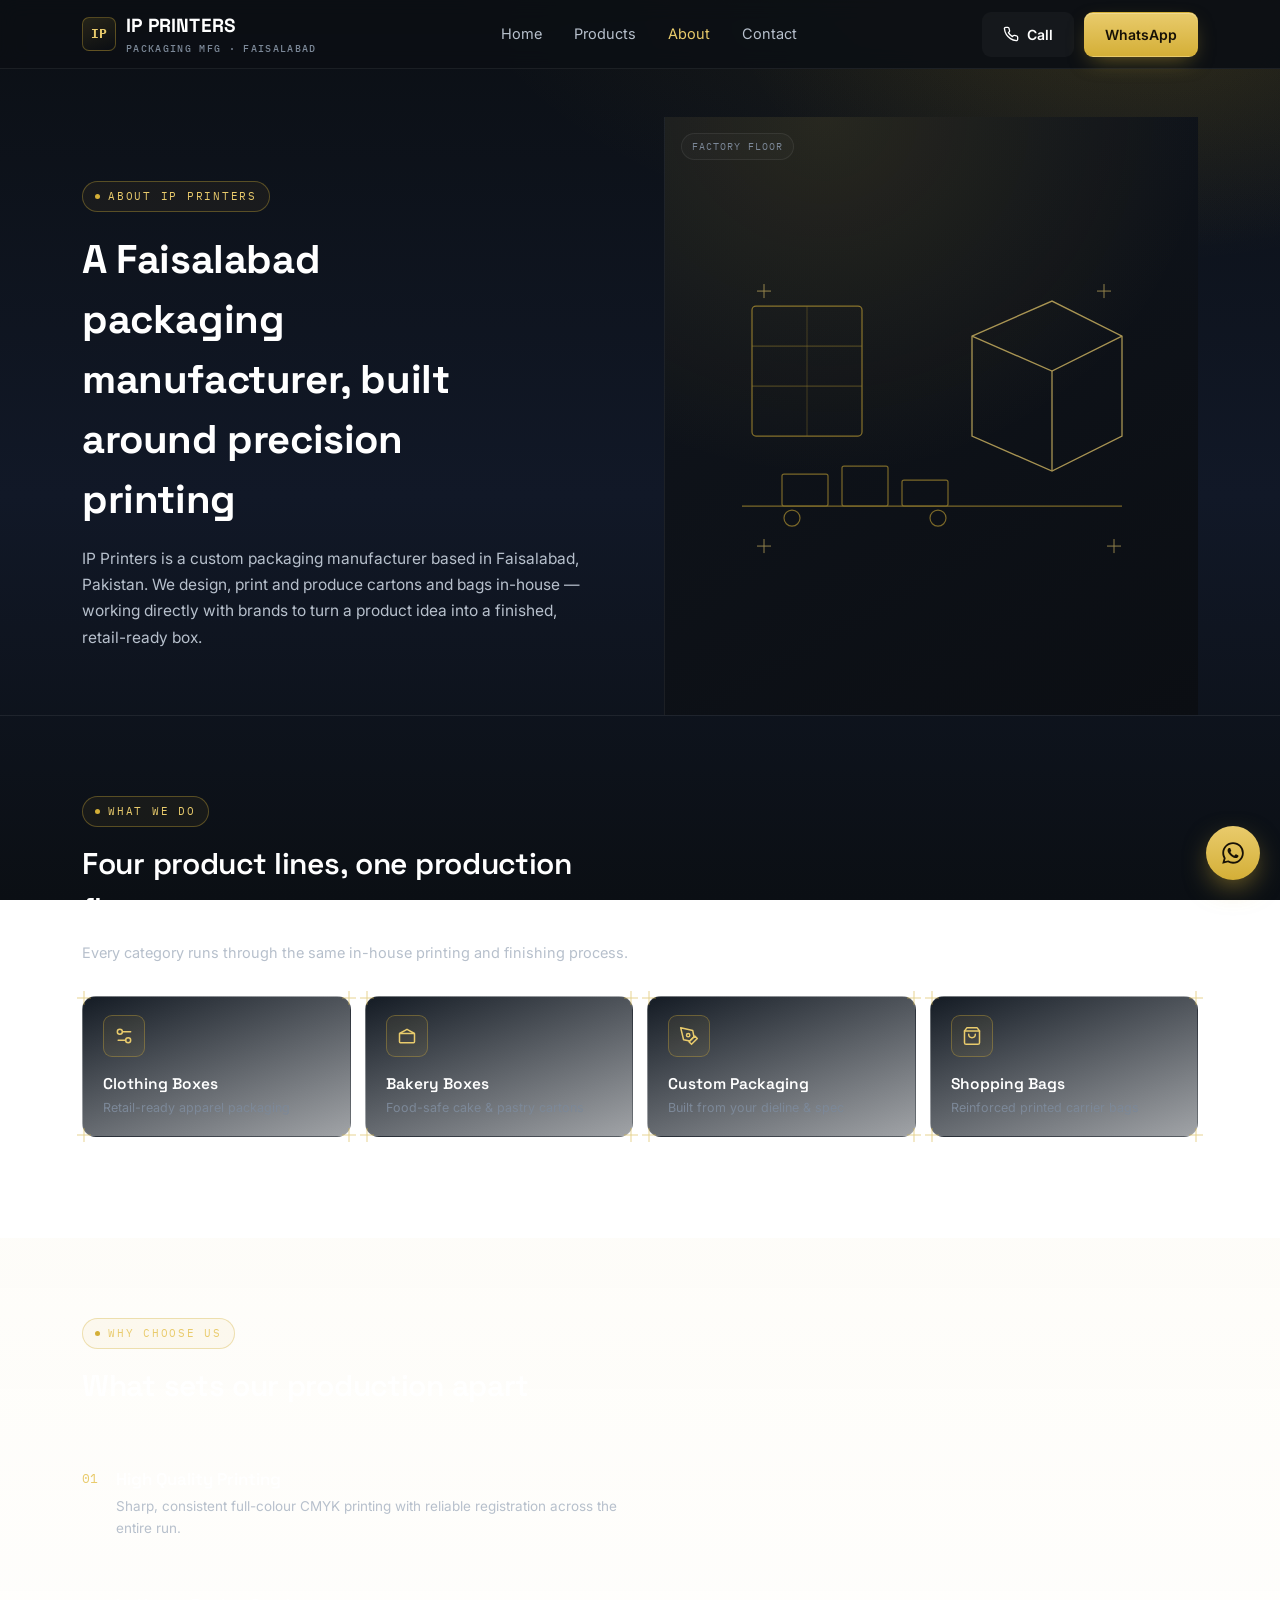
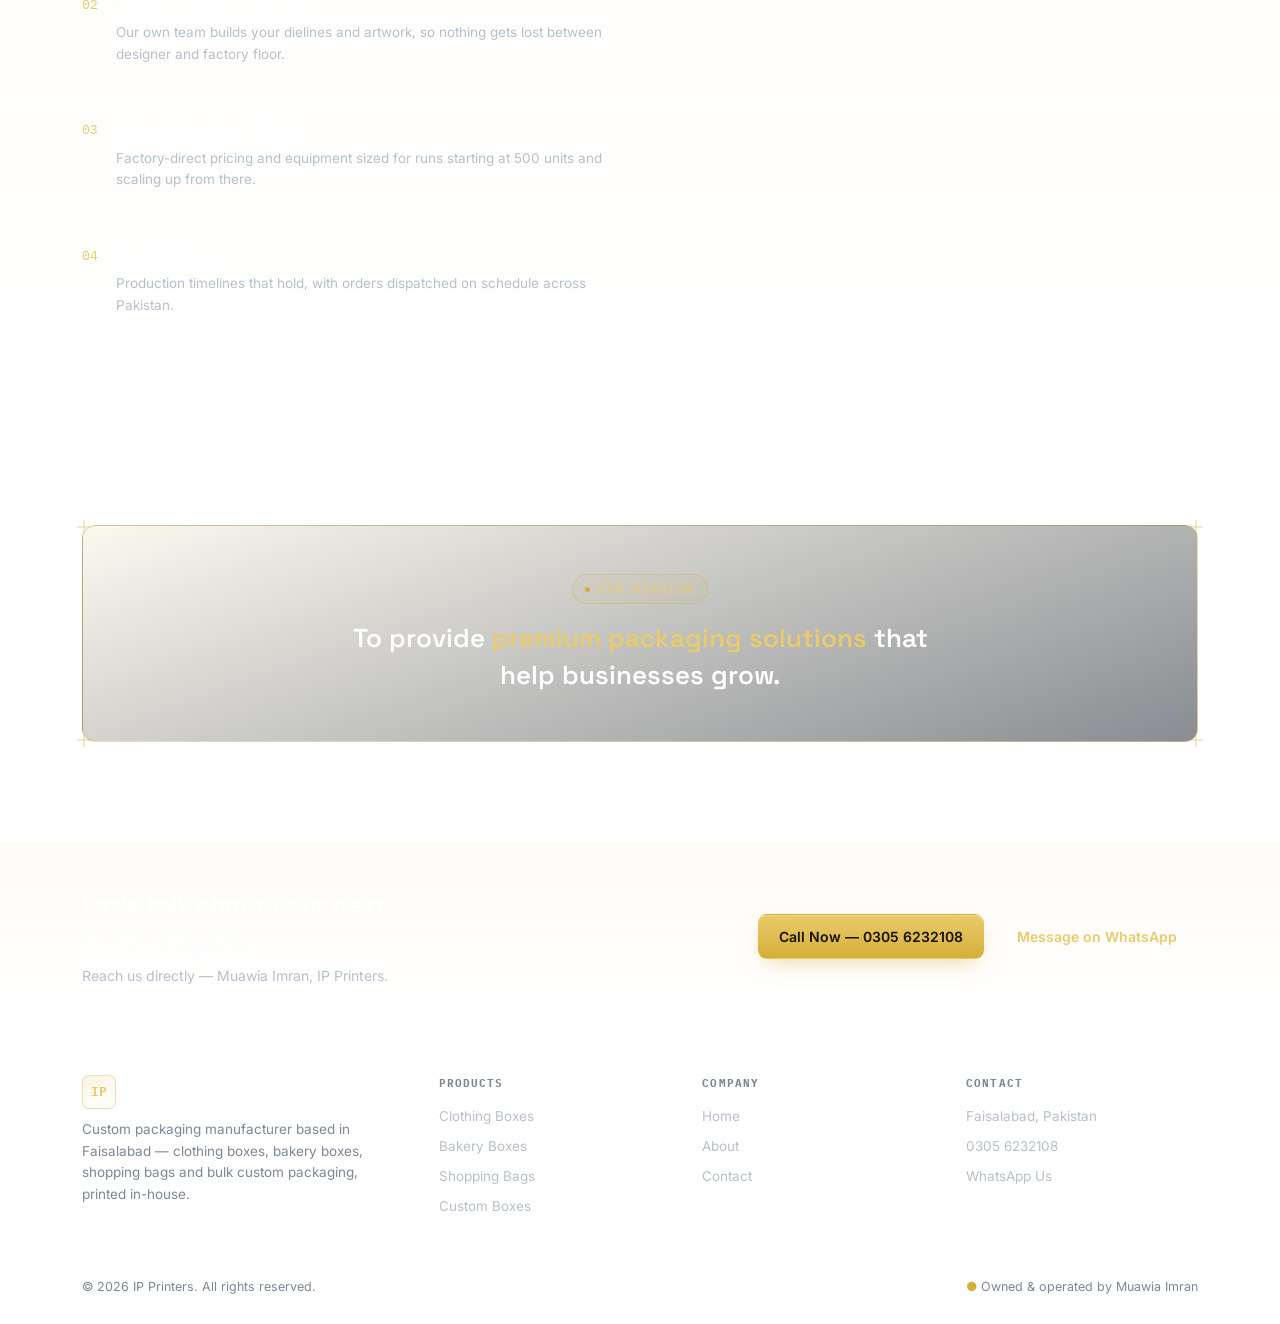
<file: ip-printers-about.html>
<!DOCTYPE html>
<html lang="en">
<head>
<meta charset="UTF-8">
<meta name="viewport" content="width=device-width, initial-scale=1.0">
<title>About Us — IP Printers</title>
<link rel="preconnect" href="https://fonts.googleapis.com">
<link rel="preconnect" href="https://fonts.gstatic.com" crossorigin>
<link href="https://fonts.googleapis.com/css2?family=Space+Grotesk:wght@500;600;700&family=Inter:wght@400;500;600&family=IBM+Plex+Mono:wght@500;600&display=swap" rel="stylesheet">
<link rel="stylesheet" href="style.css">
</head>
<body>

  <!-- HEADER -->
  <header>
    <div class="wrap nav-row">
      <a href="ip-printers-home.html" class="logo">
        <span class="logo-mark">IP</span>
        <span>IP PRINTERS<small>Packaging Mfg · Faisalabad</small></span>
      </a>

      <nav class="nav-links">
        <a href="ip-printers-home.html">Home</a>
        <a href="ip-printers-products.html">Products</a>
        <a href="ip-printers-about.html" class="active">About</a>
        <a href="#contact">Contact</a>
      </nav>

      <div class="nav-cta">
        <a class="btn btn-ghost btn-sm" href="tel:+923056232108">
          <svg class="icon" viewBox="0 0 24 24" fill="none" stroke="currentColor" stroke-width="2" stroke-linecap="round" stroke-linejoin="round"><path d="M22 16.92v3a2 2 0 0 1-2.18 2 19.79 19.79 0 0 1-8.63-3.07 19.5 19.5 0 0 1-6-6 19.79 19.79 0 0 1-3.07-8.67A2 2 0 0 1 4.11 2h3a2 2 0 0 1 2 1.72c.127.96.361 1.903.7 2.81a2 2 0 0 1-.45 2.11L8.09 9.91a16 16 0 0 0 6 6l1.27-1.27a2 2 0 0 1 2.11-.45c.907.339 1.85.573 2.81.7A2 2 0 0 1 22 16.92z"/></svg>
          <span>Call</span>
        </a>
        <a class="btn btn-gold btn-sm" href="https://wa.me/923056232108" target="_blank" rel="noopener">WhatsApp</a>
        <button class="menu-toggle" id="menuToggle" aria-label="Open menu" aria-expanded="false"><span></span></button>
      </div>
    </div>

    <div class="mobile-menu" id="mobileMenu">
      <a href="ip-printers-home.html">Home</a>
      <a href="ip-printers-products.html">Products</a>
      <a href="ip-printers-about.html" class="active">About</a>
      <a href="#contact">Contact</a>
      <a class="btn btn-ghost" href="tel:+923056232108">Call Now — 0305 6232108</a>
    </div>
  </header>

  <!-- ABOUT HERO — split layout -->
  <section class="about-hero">
    <div class="about-hero-bg" aria-hidden="true"></div>
    <div class="wrap">
      <div class="split">
        <div class="split-text">
          <span class="eyebrow"><span class="dot"></span> About IP Printers</span>
          <h1>A Faisalabad packaging manufacturer, built around precision printing</h1>
          <p class="lead">IP Printers is a custom packaging manufacturer based in Faisalabad, Pakistan. We design, print and produce cartons and bags in-house — working directly with brands to turn a product idea into a finished, retail-ready box.</p>
        </div>

        <div class="split-visual">
          <span class="split-visual-tag">Factory Floor</span>
          <svg viewBox="0 0 420 340" aria-hidden="true">
            <!-- factory-style line art: press, conveyor, stacked cartons -->
            <g fill="none" stroke="var(--gold)" stroke-width="1.2" opacity="0.6">
              <rect x="30" y="60" width="110" height="130" rx="4"/>
              <path d="M30 100 h110 M30 140 h110" opacity="0.5"/>
              <path d="M85 60 v130" opacity="0.35"/>
            </g>
            <g fill="none" stroke="var(--gold)" stroke-width="1.2" opacity="0.55">
              <path d="M20 260 h380" />
              <rect x="60" y="228" width="46" height="32" rx="2"/>
              <rect x="120" y="220" width="46" height="40" rx="2"/>
              <rect x="180" y="234" width="46" height="26" rx="2"/>
              <circle cx="70" cy="272" r="8"/>
              <circle cx="216" cy="272" r="8"/>
            </g>
            <g fill="none" stroke="var(--gold-bright)" stroke-width="1.3" opacity="0.7">
              <path d="M250 90 L330 55 L400 90 L400 190 L330 225 L250 190 Z"/>
              <path d="M250 90 L330 125 L400 90"/>
              <path d="M330 125 L330 225"/>
            </g>
            <g stroke="var(--gold-bright)" stroke-width="1" opacity="0.6">
              <path d="M375 45 h14 M382 38 v14"/>
              <path d="M35 45 h14 M42 38 v14"/>
              <path d="M35 300 h14 M42 293 v14"/>
              <path d="M385 300 h14 M392 293 v14"/>
            </g>
          </svg>
        </div>
      </div>
    </div>
  </section>

  <!-- WHAT WE DO -->
  <section class="section">
    <div class="wrap">
      <div class="section-head">
        <span class="eyebrow"><span class="dot"></span> What We Do</span>
        <h2>Four product lines, one production floor</h2>
        <p>Every category runs through the same in-house printing and finishing process.</p>
      </div>

      <div class="do-grid">
        <div class="do-card crop">
          <span class="cm tl"></span><span class="cm tr"></span><span class="cm bl"></span><span class="cm br"></span>
          <div class="do-icon">
            <svg viewBox="0 0 24 24" fill="none" stroke="currentColor" stroke-width="1.8" stroke-linecap="round" stroke-linejoin="round"><path d="M20 7h-9M14 17H5"/><circle cx="17" cy="17" r="3"/><circle cx="7" cy="7" r="3"/></svg>
          </div>
          <div>
            <h3>Clothing Boxes</h3>
            <p>Retail-ready apparel packaging</p>
          </div>
        </div>

        <div class="do-card crop">
          <span class="cm tl"></span><span class="cm tr"></span><span class="cm bl"></span><span class="cm br"></span>
          <div class="do-icon">
            <svg viewBox="0 0 24 24" fill="none" stroke="currentColor" stroke-width="1.8" stroke-linecap="round" stroke-linejoin="round"><rect x="3" y="9" width="18" height="11" rx="1"/><path d="M3 9l9-5 9 5"/></svg>
          </div>
          <div>
            <h3>Bakery Boxes</h3>
            <p>Food-safe cake &amp; pastry cartons</p>
          </div>
        </div>

        <div class="do-card crop">
          <span class="cm tl"></span><span class="cm tr"></span><span class="cm bl"></span><span class="cm br"></span>
          <div class="do-icon">
            <svg viewBox="0 0 24 24" fill="none" stroke="currentColor" stroke-width="1.8" stroke-linecap="round" stroke-linejoin="round"><path d="M12 19l7-7 3 3-7 7-3-3z"/><path d="M18 13l-1.5-7.5L2 2l3.5 14.5L13 18l5-5z"/><circle cx="11" cy="11" r="2"/></svg>
          </div>
          <div>
            <h3>Custom Packaging</h3>
            <p>Built from your dieline &amp; spec</p>
          </div>
        </div>

        <div class="do-card crop">
          <span class="cm tl"></span><span class="cm tr"></span><span class="cm bl"></span><span class="cm br"></span>
          <div class="do-icon">
            <svg viewBox="0 0 24 24" fill="none" stroke="currentColor" stroke-width="1.8" stroke-linecap="round" stroke-linejoin="round"><path d="M6 2 3 6v14a2 2 0 0 0 2 2h14a2 2 0 0 0 2-2V6l-3-4Z"/><path d="M3 6h18M16 10a4 4 0 0 1-8 0"/></svg>
          </div>
          <div>
            <h3>Shopping Bags</h3>
            <p>Reinforced printed carrier bags</p>
          </div>
        </div>
      </div>
    </div>
  </section>

  <!-- WHY CHOOSE US -->
  <section class="section why-section">
    <div class="wrap">
      <div class="section-head">
        <span class="eyebrow"><span class="dot"></span> Why Choose Us</span>
        <h2>What sets our production apart</h2>
      </div>

      <div class="why-grid">
        <div class="why-row">
          <span class="why-num">01</span>
          <div>
            <h3>High Quality Printing</h3>
            <p>Sharp, consistent full-colour CMYK printing with reliable registration across the entire run.</p>
          </div>
        </div>
        <div class="why-row">
          <span class="why-num">02</span>
          <div>
            <h3>In-House Design Service</h3>
            <p>Our own team builds your dielines and artwork, so nothing gets lost between designer and factory floor.</p>
          </div>
        </div>
        <div class="why-row">
          <span class="why-num">03</span>
          <div>
            <h3>Bulk Production (500+)</h3>
            <p>Factory-direct pricing and equipment sized for runs starting at 500 units and scaling up from there.</p>
          </div>
        </div>
        <div class="why-row">
          <span class="why-num">04</span>
          <div>
            <h3>Fast Delivery</h3>
            <p>Production timelines that hold, with orders dispatched on schedule across Pakistan.</p>
          </div>
        </div>
      </div>
    </div>
  </section>

  <!-- MISSION -->
  <section class="section">
    <div class="wrap">
      <div class="mission crop">
        <span class="cm tl"></span><span class="cm tr"></span><span class="cm bl"></span><span class="cm br"></span>
        <span class="eyebrow"><span class="dot"></span> Our Mission</span>
        <blockquote>To provide <span class="accent">premium packaging solutions</span> that help businesses grow.</blockquote>
      </div>
    </div>
  </section>

  <!-- CTA STRIP -->
  <section class="cta-strip" id="contact">
    <div class="wrap cta-row">
      <div>
        <h3>Let's talk about your next packaging run</h3>
        <p>Reach us directly — Muawia Imran, IP Printers.</p>
      </div>
      <div class="cta-actions">
        <a class="btn btn-gold" href="tel:+923056232108">Call Now — 0305 6232108</a>
        <a class="btn btn-outline-gold" href="https://wa.me/923056232108" target="_blank" rel="noopener">Message on WhatsApp</a>
      </div>
    </div>
  </section>

  <!-- FOOTER -->
  <footer>
    <div class="wrap">
      <div class="footer-grid">
        <div class="footer-brand">
          <a href="ip-printers-home.html" class="logo">
            <span class="logo-mark">IP</span>
            <span>IP PRINTERS</span>
          </a>
          <p>Custom packaging manufacturer based in Faisalabad — clothing boxes, bakery boxes, shopping bags and bulk custom packaging, printed in-house.</p>
        </div>
        <div class="footer-col">
          <h4>Products</h4>
          <a href="ip-printers-products.html">Clothing Boxes</a>
          <a href="ip-printers-products.html">Bakery Boxes</a>
          <a href="ip-printers-products.html">Shopping Bags</a>
          <a href="ip-printers-products.html">Custom Boxes</a>
        </div>
        <div class="footer-col">
          <h4>Company</h4>
          <a href="ip-printers-home.html">Home</a>
          <a href="ip-printers-about.html">About</a>
          <a href="#contact">Contact</a>
        </div>
        <div class="footer-col">
          <h4>Contact</h4>
          <span>Faisalabad, Pakistan</span>
          <a href="tel:+923056232108">0305 6232108</a>
          <a href="https://wa.me/923056232108" target="_blank" rel="noopener">WhatsApp Us</a>
        </div>
      </div>
      <div class="footer-bottom">
        <span>© 2026 IP Printers. All rights reserved.</span>
        <span><span class="gold-dot">●</span> Owned &amp; operated by Muawia Imran</span>
      </div>
    </div>
  </footer>

  <a class="fab" href="https://wa.me/923056232108" target="_blank" rel="noopener" aria-label="Message on WhatsApp">
    <svg viewBox="0 0 24 24"><path d="M12.04 2C6.58 2 2.13 6.45 2.13 11.91c0 1.75.46 3.46 1.32 4.96L2.05 22l5.25-1.38a9.87 9.87 0 0 0 4.74 1.21h.005c5.46 0 9.9-4.45 9.9-9.92 0-2.65-1.03-5.14-2.9-7.01A9.87 9.87 0 0 0 12.04 2zm0 18.15h-.004a8.2 8.2 0 0 1-4.19-1.15l-.3-.18-3.12.82.83-3.04-.2-.31a8.2 8.2 0 0 1-1.26-4.38c0-4.54 3.7-8.24 8.25-8.24 2.2 0 4.27.86 5.83 2.42a8.18 8.18 0 0 1 2.41 5.83c0 4.55-3.7 8.23-8.25 8.23zm4.52-6.16c-.25-.12-1.47-.72-1.7-.81-.23-.08-.4-.12-.56.13-.17.25-.65.81-.79.97-.15.17-.29.19-.54.06-.25-.12-1.04-.38-1.98-1.22-.73-.65-1.22-1.46-1.37-1.7-.14-.25-.02-.38.11-.51.11-.11.25-.29.37-.44.13-.14.17-.25.25-.42.08-.17.04-.31-.02-.44-.06-.12-.56-1.35-.77-1.85-.2-.48-.4-.42-.56-.42-.14-.01-.31-.01-.48-.01a.93.93 0 0 0-.67.31c-.23.25-.87.85-.87 2.08 0 1.23.89 2.41 1.01 2.58.12.17 1.75 2.67 4.24 3.74.59.26 1.05.41 1.41.52.59.19 1.13.16 1.56.1.48-.07 1.47-.6 1.67-1.18.21-.58.21-1.07.15-1.18-.06-.1-.23-.16-.48-.28z"/></svg>
  </a>

    <script src="script.js"></script>
</body>
</html>
</file>
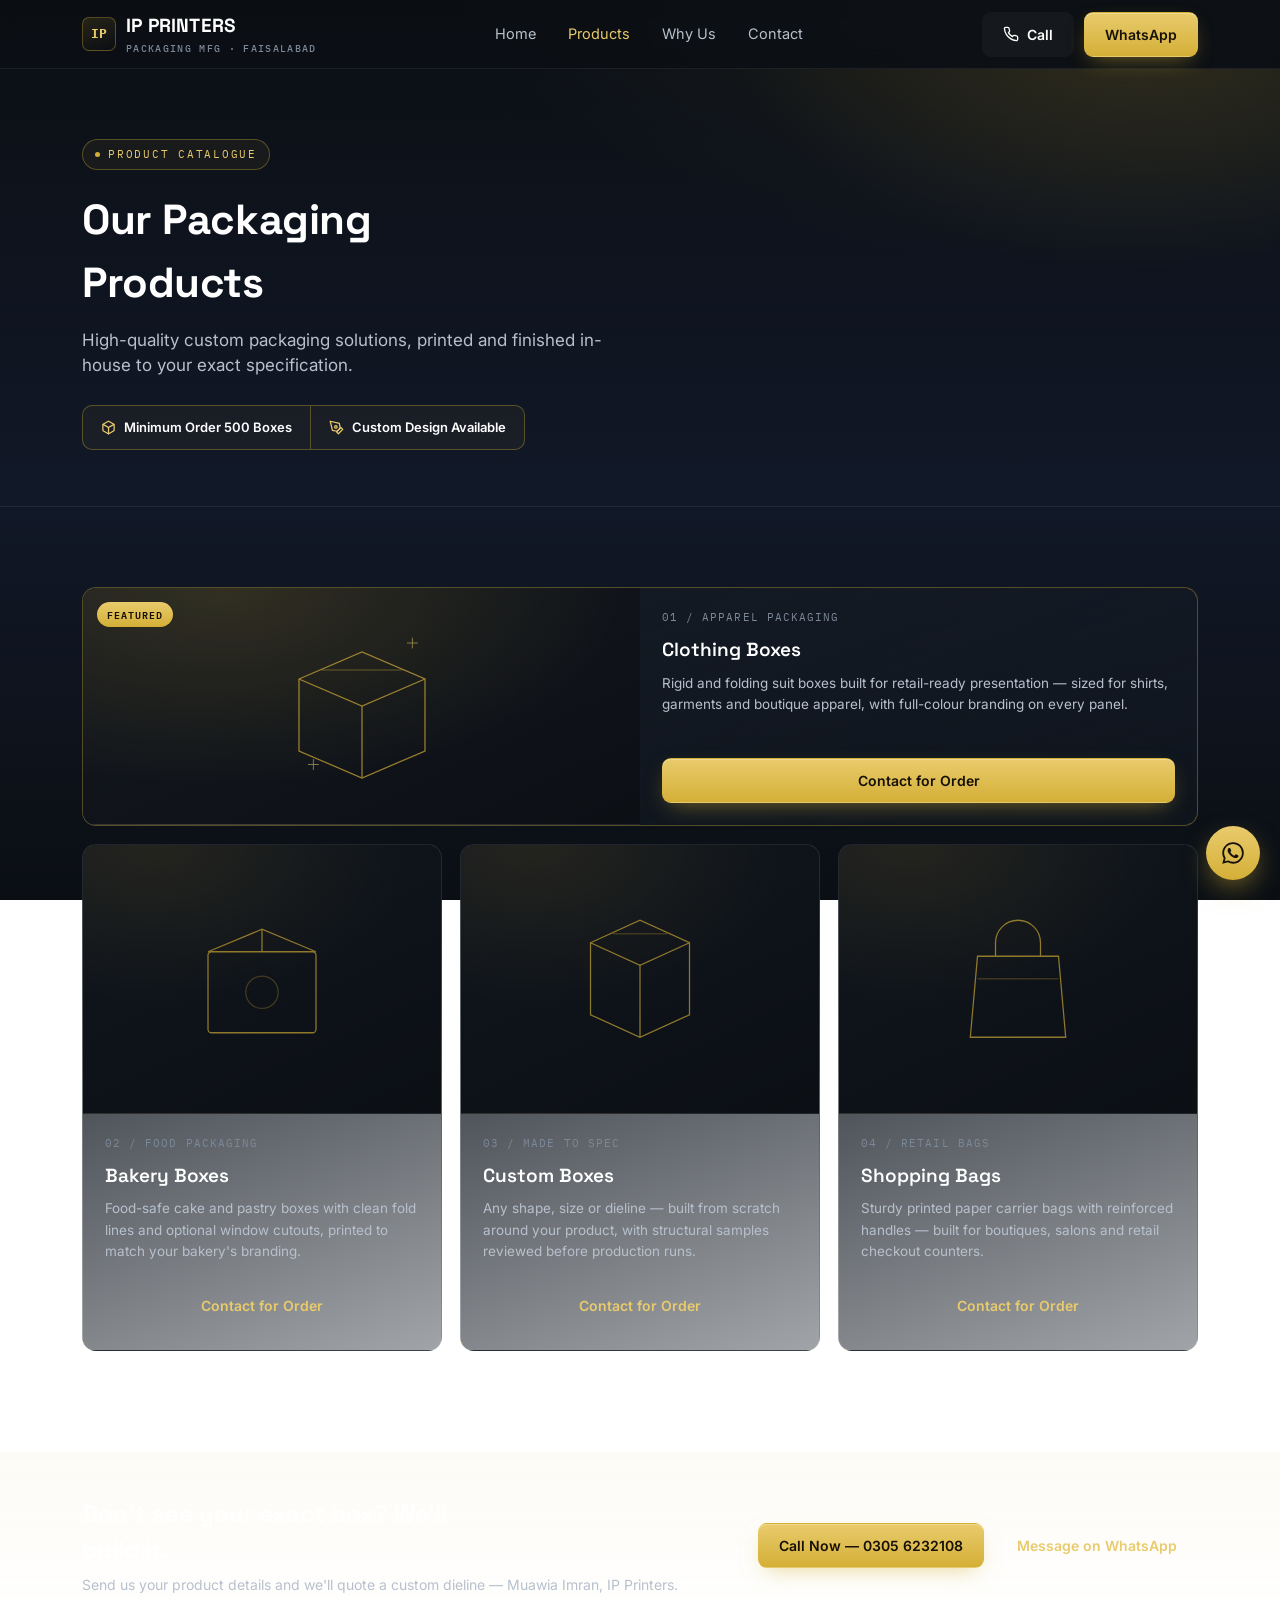
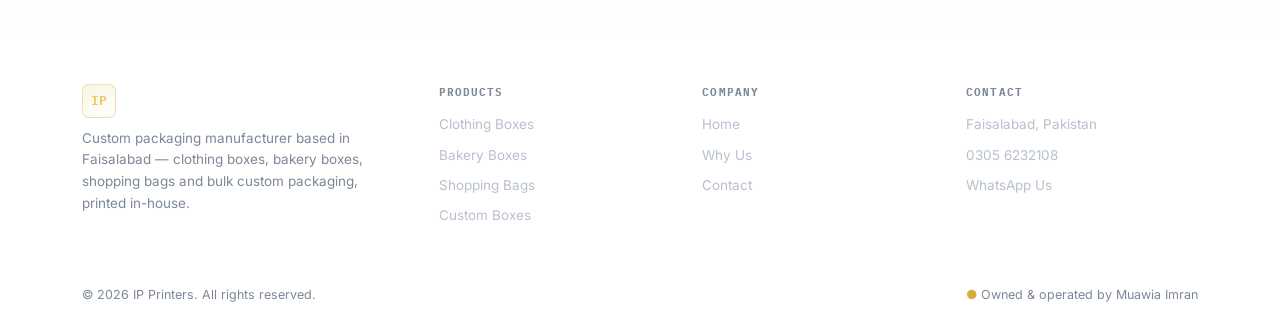
<file: product.html>
<!DOCTYPE html>
<html lang="en">
<head>
<meta charset="UTF-8">
<meta name="viewport" content="width=device-width, initial-scale=1.0">
<title>Our Packaging Products — IP Printers</title>
<link rel="preconnect" href="https://fonts.googleapis.com">
<link rel="preconnect" href="https://fonts.gstatic.com" crossorigin>
<link href="https://fonts.googleapis.com/css2?family=Space+Grotesk:wght@500;600;700&family=Inter:wght@400;500;600&family=IBM+Plex+Mono:wght@500;600&display=swap" rel="stylesheet">
<link rel="stylesheet" href="style.css">
</head>
<body>

  <!-- HEADER -->
  <header>
    <div class="wrap nav-row">
      <a href="home.html" class="logo">
        <span class="logo-mark">IP</span>
        <span>IP PRINTERS<small>Packaging Mfg · Faisalabad</small></span>
      </a>

      <nav class="nav-links">
        <a href="home.html">Home</a>
        <a href="product.html" class="active">Products</a>
        <a href="#why">Why Us</a>
        <a href="#contact">Contact</a>
      </nav>

      <div class="nav-cta">
        <a class="btn btn-ghost btn-sm" href="tel:+923056232108">
          <svg class="icon" viewBox="0 0 24 24" fill="none" stroke="currentColor" stroke-width="2" stroke-linecap="round" stroke-linejoin="round"><path d="M22 16.92v3a2 2 0 0 1-2.18 2 19.79 19.79 0 0 1-8.63-3.07 19.5 19.5 0 0 1-6-6 19.79 19.79 0 0 1-3.07-8.67A2 2 0 0 1 4.11 2h3a2 2 0 0 1 2 1.72c.127.96.361 1.903.7 2.81a2 2 0 0 1-.45 2.11L8.09 9.91a16 16 0 0 0 6 6l1.27-1.27a2 2 0 0 1 2.11-.45c.907.339 1.85.573 2.81.7A2 2 0 0 1 22 16.92z"/></svg>
          <span>Call</span>
        </a>
        <a class="btn btn-gold btn-sm" href="https://wa.me/923056232108" target="_blank" rel="noopener">WhatsApp</a>
        <button class="menu-toggle" id="menuToggle" aria-label="Open menu" aria-expanded="false"><span></span></button>
      </div>
    </div>

    <div class="mobile-menu" id="mobileMenu">
      <a href="home.html">Home</a>
      <a href="product.html" class="active">Products</a>
      <a href="#why">Why Us</a>
      <a href="#contact">Contact</a>
      <a class="btn btn-ghost" href="tel:+923056232108">Call Now — 0305 6232108</a>
    </div>
  </header>

  <!-- PAGE HEADER -->
  <section class="page-header">
    <div class="page-header-bg" aria-hidden="true"></div>
    <div class="wrap">
      <span class="eyebrow"><span class="dot"></span> Product Catalogue</span>
      <h1>Our Packaging Products</h1>
      <p class="lead">High-quality custom packaging solutions, printed and finished in-house to your exact specification.</p>

      <div class="highlight-bar">
        <span class="hl-item">
          <svg viewBox="0 0 24 24" fill="none" stroke="currentColor" stroke-width="2" stroke-linecap="round" stroke-linejoin="round"><path d="M21 16V8a2 2 0 0 0-1-1.73l-7-4a2 2 0 0 0-2 0l-7 4A2 2 0 0 0 3 8v8a2 2 0 0 0 1 1.73l7 4a2 2 0 0 0 2 0l7-4A2 2 0 0 0 21 16z"/><path d="M3.27 6.96L12 12.01l8.73-5.05"/><path d="M12 22.08V12"/></svg>
          Minimum Order 500 Boxes
        </span>
        <span class="hl-item">
          <svg viewBox="0 0 24 24" fill="none" stroke="currentColor" stroke-width="2" stroke-linecap="round" stroke-linejoin="round"><path d="M12 19l7-7 3 3-7 7-3-3z"/><path d="M18 13l-1.5-7.5L2 2l3.5 14.5L13 18l5-5z"/><circle cx="11" cy="11" r="2"/></svg>
          Custom Design Available
        </span>
      </div>
    </div>
  </section>

  <!-- PRODUCT GRID -->
  <section class="section">
    <div class="wrap">
      <div class="product-grid">

        <!-- 1. Clothing Boxes — FEATURED -->
        <div class="product-card featured crop">
          <span class="cm tl"></span><span class="cm tr"></span><span class="cm bl"></span><span class="cm br"></span>
          <div class="product-inner">
            <div class="product-media">
              <span class="product-badge">Featured</span>
              <svg viewBox="0 0 200 200" aria-hidden="true">
                <g fill="none" stroke="var(--gold)" stroke-width="1.4" opacity="0.7">
                  <path d="M30 70 L100 40 L170 70 L170 150 L100 180 L30 150 Z"/>
                  <path d="M30 70 L100 100 L170 70"/>
                  <path d="M100 100 L100 180"/>
                  <path d="M55 60 L145 60" opacity="0.4"/>
                </g>
                <g stroke="var(--gold-bright)" stroke-width="1" opacity="0.6">
                  <path d="M150 30 h12 M156 24 v12"/>
                  <path d="M40 165 h12 M46 159 v12"/>
                </g>
              </svg>
            </div>
            <div class="product-body">
              <div class="product-tag">01 / Apparel Packaging</div>
              <h3>Clothing Boxes</h3>
              <p>Rigid and folding suit boxes built for retail-ready presentation — sized for shirts, garments and boutique apparel, with full-colour branding on every panel.</p>
              <a class="btn btn-gold btn-block" href="https://wa.me/923056232108?text=Hi%2C%20I'm%20interested%20in%20ordering%20Clothing%20Boxes." target="_blank" rel="noopener">Contact for Order</a>
            </div>
          </div>
        </div>

        <!-- 2. Bakery Boxes -->
        <div class="product-card crop">
          <span class="cm tl"></span><span class="cm tr"></span><span class="cm bl"></span><span class="cm br"></span>
          <div class="product-media">
            <svg viewBox="0 0 200 200" aria-hidden="true">
              <g fill="none" stroke="var(--gold)" stroke-width="1.4" opacity="0.65">
                <rect x="40" y="70" width="120" height="90" rx="4"/>
                <path d="M40 70 L100 45 L160 70"/>
                <path d="M100 45 L100 70"/>
                <circle cx="100" cy="115" r="18" opacity="0.4"/>
              </g>
            </svg>
          </div>
          <div class="product-body">
            <div class="product-tag">02 / Food Packaging</div>
            <h3>Bakery Boxes</h3>
            <p>Food-safe cake and pastry boxes with clean fold lines and optional window cutouts, printed to match your bakery's branding.</p>
            <a class="btn btn-outline-gold btn-block" href="https://wa.me/923056232108?text=Hi%2C%20I'm%20interested%20in%20ordering%20Bakery%20Boxes." target="_blank" rel="noopener">Contact for Order</a>
          </div>
        </div>

        <!-- 3. Custom Boxes -->
        <div class="product-card crop">
          <span class="cm tl"></span><span class="cm tr"></span><span class="cm bl"></span><span class="cm br"></span>
          <div class="product-media">
            <svg viewBox="0 0 200 200" aria-hidden="true">
              <g fill="none" stroke="var(--gold)" stroke-width="1.4" opacity="0.65">
                <path d="M45 60 L100 35 L155 60 L155 140 L100 165 L45 140 Z"/>
                <path d="M45 60 L100 85 L155 60"/>
                <path d="M100 85 L100 165"/>
                <path d="M70 50 L130 50" opacity="0.35"/>
              </g>
            </svg>
          </div>
          <div class="product-body">
            <div class="product-tag">03 / Made to Spec</div>
            <h3>Custom Boxes</h3>
            <p>Any shape, size or dieline — built from scratch around your product, with structural samples reviewed before production runs.</p>
            <a class="btn btn-outline-gold btn-block" href="https://wa.me/923056232108?text=Hi%2C%20I'm%20interested%20in%20ordering%20Custom%20Boxes." target="_blank" rel="noopener">Contact for Order</a>
          </div>
        </div>

        <!-- 4. Shopping Bags -->
        <div class="product-card crop">
          <span class="cm tl"></span><span class="cm tr"></span><span class="cm bl"></span><span class="cm br"></span>
          <div class="product-media">
            <svg viewBox="0 0 200 200" aria-hidden="true">
              <g fill="none" stroke="var(--gold)" stroke-width="1.4" opacity="0.65">
                <path d="M55 75 h90 l8 90 h-106 z"/>
                <path d="M75 75 v-15 a25 25 0 0 1 50 0 v15" />
                <path d="M55 100 h90" opacity="0.35"/>
              </g>
            </svg>
          </div>
          <div class="product-body">
            <div class="product-tag">04 / Retail Bags</div>
            <h3>Shopping Bags</h3>
            <p>Sturdy printed paper carrier bags with reinforced handles — built for boutiques, salons and retail checkout counters.</p>
            <a class="btn btn-outline-gold btn-block" href="https://wa.me/923056232108?text=Hi%2C%20I'm%20interested%20in%20ordering%20Shopping%20Bags." target="_blank" rel="noopener">Contact for Order</a>
          </div>
        </div>

      </div>
    </div>
  </section>

  <!-- CTA STRIP -->
  <section class="cta-strip" id="contact">
    <div class="wrap cta-row">
      <div>
        <h3>Don't see your exact box? We'll build it.</h3>
        <p>Send us your product details and we'll quote a custom dieline — Muawia Imran, IP Printers.</p>
      </div>
      <div class="cta-actions">
        <a class="btn btn-gold" href="tel:+923056232108">Call Now — 0305 6232108</a>
        <a class="btn btn-outline-gold" href="https://wa.me/923056232108" target="_blank" rel="noopener">Message on WhatsApp</a>
      </div>
    </div>
  </section>

  <!-- FOOTER -->
  <footer>
    <div class="wrap">
      <div class="footer-grid">
        <div class="footer-brand">
          <a href="home.html" class="logo">
            <span class="logo-mark">IP</span>
            <span>IP PRINTERS</span>
          </a>
          <p>Custom packaging manufacturer based in Faisalabad — clothing boxes, bakery boxes, shopping bags and bulk custom packaging, printed in-house.</p>
        </div>
        <div class="footer-col">
          <h4>Products</h4>
          <a href="product.html">Clothing Boxes</a>
          <a href="product.html">Bakery Boxes</a>
          <a href="product.html">Shopping Bags</a>
          <a href="product.html">Custom Boxes</a>
        </div>
        <div class="footer-col">
          <h4>Company</h4>
          <a href="home.html">Home</a>
          <a href="#why">Why Us</a>
          <a href="#contact">Contact</a>
        </div>
        <div class="footer-col">
          <h4>Contact</h4>
          <span>Faisalabad, Pakistan</span>
          <a href="tel:+923056232108">0305 6232108</a>
          <a href="https://wa.me/923056232108" target="_blank" rel="noopener">WhatsApp Us</a>
        </div>
      </div>
      <div class="footer-bottom">
        <span>© 2026 IP Printers. All rights reserved.</span>
        <span><span class="gold-dot">●</span> Owned &amp; operated by Muawia Imran</span>
      </div>
    </div>
  </footer>

  <a class="fab" href="https://wa.me/923056232108" target="_blank" rel="noopener" aria-label="Message on WhatsApp">
    <svg viewBox="0 0 24 24"><path d="M12.04 2C6.58 2 2.13 6.45 2.13 11.91c0 1.75.46 3.46 1.32 4.96L2.05 22l5.25-1.38a9.87 9.87 0 0 0 4.74 1.21h.005c5.46 0 9.9-4.45 9.9-9.92 0-2.65-1.03-5.14-2.9-7.01A9.87 9.87 0 0 0 12.04 2zm0 18.15h-.004a8.2 8.2 0 0 1-4.19-1.15l-.3-.18-3.12.82.83-3.04-.2-.31a8.2 8.2 0 0 1-1.26-4.38c0-4.54 3.7-8.24 8.25-8.24 2.2 0 4.27.86 5.83 2.42a8.18 8.18 0 0 1 2.41 5.83c0 4.55-3.7 8.23-8.25 8.23zm4.52-6.16c-.25-.12-1.47-.72-1.7-.81-.23-.08-.4-.12-.56.13-.17.25-.65.81-.79.97-.15.17-.29.19-.54.06-.25-.12-1.04-.38-1.98-1.22-.73-.65-1.22-1.46-1.37-1.7-.14-.25-.02-.38.11-.51.11-.11.25-.29.37-.44.13-.14.17-.25.25-.42.08-.17.04-.31-.02-.44-.06-.12-.56-1.35-.77-1.85-.2-.48-.4-.42-.56-.42-.14-.01-.31-.01-.48-.01a.93.93 0 0 0-.67.31c-.23.25-.87.85-.87 2.08 0 1.23.89 2.41 1.01 2.58.12.17 1.75 2.67 4.24 3.74.59.26 1.05.41 1.41.52.59.19 1.13.16 1.56.1.48-.07 1.47-.6 1.67-1.18.21-.58.21-1.07.15-1.18-.06-.1-.23-.16-.48-.28z"/></svg>
  </a>

    <script src="script.js"></script>
</body>
</html>
</file>
<file: style.css>
/* ============================================
     DESIGN TOKENS — IP Printers global system
     ============================================ */
  :root{
    --bg-0:#0B0F14;
    --bg-1:#111827;
    --bg-card:#141B24;
    --bg-card-hover:#182130;
    --gold:#D4AF37;
    --gold-bright:#E9CB6C;
    --gold-dim:rgba(212,175,55,0.35);
    --line:rgba(212,175,55,0.16);
    --line-soft:rgba(255,255,255,0.07);
    --text-0:#FFFFFF;
    --text-1:#B7C0CC;
    --text-2:#7C8898;
    --font-display:'Space Grotesk', sans-serif;
    --font-body:'Inter', sans-serif;
    --font-mono:'IBM Plex Mono', monospace;
    --radius:14px;
    --container:1180px;
  }



  *{margin:0;padding:0;box-sizing:border-box;}



  html{scroll-behavior:smooth;}



  body{
    background:
      radial-gradient(1100px 600px at 85% -10%, rgba(212,175,55,0.10), transparent 60%),
      linear-gradient(180deg, var(--bg-0) 0%, var(--bg-1) 55%, var(--bg-0) 100%);
    background-attachment:fixed;
    color:var(--text-0);
    font-family:var(--font-body);
    -webkit-font-smoothing:antialiased;
    line-height:1.5;
  }



  a{color:inherit;text-decoration:none;}


  ul{list-style:none;}


  img,svg{display:block;max-width:100%;}


  button{font-family:inherit;cursor:pointer;}



  .wrap{
    max-width:var(--container);
    margin:0 auto;
    padding:0 20px;
  }



  :focus-visible{
    outline:2px solid var(--gold-bright);
    outline-offset:3px;
  }



  @media (prefers-reduced-motion: reduce){
    *{transition:none !important; animation:none !important;}
  }



  /* ============================================
     REGISTRATION / CROP MARKS — signature motif
     Borrowed from offset-print registration marks,
     used as a recurring corner device throughout.
     ============================================ */
  .crop{position:relative;}


  .crop .cm{
    position:absolute;
    width:14px;
    height:14px;
    pointer-events:none;
    opacity:0.55;
  }


  .crop .cm::before,
  .crop .cm::after{
    content:"";
    position:absolute;
    background:var(--gold);
  }


  .crop .cm::before{width:100%;height:1px;top:50%;left:0;transform:translateY(-50%);}


  .crop .cm::after{height:100%;width:1px;left:50%;top:0;transform:translateX(-50%);}


  .crop .cm.tl{top:-6px;left:-6px;}


  .crop .cm.tr{top:-6px;right:-6px;}


  .crop .cm.bl{bottom:-6px;left:-6px;}


  .crop .cm.br{bottom:-6px;right:-6px;}



  /* ============================================
     HEADER
     ============================================ */
  header{
    position:sticky;
    top:0;
    z-index:50;
    background:rgba(11,15,20,0.82);
    backdrop-filter:blur(10px);
    border-bottom:1px solid var(--line-soft);
  }


  .nav-row{
    display:flex;
    align-items:center;
    justify-content:space-between;
    height:68px;
  }


  .logo{
    display:flex;
    align-items:center;
    gap:10px;
    font-family:var(--font-display);
    font-weight:700;
    font-size:19px;
    letter-spacing:0.01em;
  }


  .logo-mark{
    width:34px;height:34px;
    border:1px solid var(--gold-dim);
    border-radius:7px;
    display:flex;align-items:center;justify-content:center;
    font-family:var(--font-mono);
    font-size:13px;
    color:var(--gold-bright);
    background:linear-gradient(160deg, rgba(212,175,55,0.14), transparent);
    flex-shrink:0;
  }


  .logo small{
    display:block;
    font-family:var(--font-mono);
    font-size:9.5px;
    font-weight:500;
    letter-spacing:0.14em;
    color:var(--text-2);
    text-transform:uppercase;
    margin-top:2px;
  }



  .nav-links{
    display:none;
    gap:32px;
    font-size:14.5px;
    color:var(--text-1);
  }


  .nav-links a{transition:color .15s ease;}


  .nav-links a:hover{color:var(--text-0);}



  .nav-cta{display:flex;align-items:center;gap:10px;}



  .btn{
    display:inline-flex;
    align-items:center;
    justify-content:center;
    gap:8px;
    padding:11px 20px;
    border-radius:9px;
    font-size:14px;
    font-weight:600;
    font-family:var(--font-body);
    white-space:nowrap;
    transition:transform .15s ease, box-shadow .15s ease, background .15s ease, border-color .15s ease;
    border:1px solid transparent;
  }


  .btn:active{transform:translateY(1px);}



  .btn-gold{
    background:linear-gradient(180deg, var(--gold-bright), var(--gold));
    color:#161006;
    box-shadow:0 1px 0 rgba(255,255,255,0.25) inset, 0 8px 22px -8px rgba(212,175,55,0.55);
  }


  .btn-gold:hover{box-shadow:0 1px 0 rgba(255,255,255,0.3) inset, 0 10px 26px -6px rgba(212,175,55,0.7);}



  .btn-ghost{
    background:rgba(255,255,255,0.03);
    color:var(--text-0);
    border-color:var(--line-soft);
  }


  .btn-ghost:hover{background:rgba(255,255,255,0.06);border-color:var(--line);}



  .btn-outline-gold{
    background:transparent;
    color:var(--gold-bright);
    border-color:var(--gold-dim);
  }


  .btn-outline-gold:hover{background:rgba(212,175,55,0.08);}



  .btn-sm{padding:9px 16px;font-size:13px;}



  .icon{width:16px;height:16px;flex-shrink:0;}



  .menu-toggle{
    display:flex;
    width:38px;height:38px;
    align-items:center;justify-content:center;
    border:1px solid var(--line-soft);
    border-radius:8px;
    background:rgba(255,255,255,0.03);
  }


  .menu-toggle span,
  .menu-toggle span::before,
  .menu-toggle span::after{
    content:"";
    display:block;
    width:16px;height:1.5px;
    background:var(--text-0);
    position:relative;
    transition:transform .2s ease;
  }


  .menu-toggle span::before{position:absolute;top:-5px;}


  .menu-toggle span::after{position:absolute;top:5px;}



  .mobile-menu{
    display:none;
    flex-direction:column;
    padding:14px 20px 20px;
    border-top:1px solid var(--line-soft);
    background:var(--bg-0);
    gap:2px;
  }


  .mobile-menu.open{display:flex;}


  .mobile-menu a{
    padding:12px 4px;
    font-size:15px;
    color:var(--text-1);
    border-bottom:1px solid var(--line-soft);
  }


  .mobile-menu a:hover{color:var(--gold-bright);}


  .mobile-menu .btn{margin-top:12px;}



  /* ============================================
     HERO
     ============================================ */
  .hero{
    position:relative;
    overflow:hidden;
    padding:56px 0 64px;
    border-bottom:1px solid var(--line-soft);
  }



  /* cinematic factory-floor backdrop, built without a photograph:
     layered gold light-beams + a faint blueprint grid + soft vignette */
  .hero-bg{
    position:absolute;
    inset:0;
    z-index:0;
    background:
      radial-gradient(700px 420px at 88% 8%, rgba(212,175,55,0.16), transparent 65%),
      radial-gradient(500px 320px at 8% 90%, rgba(212,175,55,0.07), transparent 70%),
      repeating-linear-gradient(115deg, rgba(212,175,55,0.05) 0px, rgba(212,175,55,0.05) 1px, transparent 1px, transparent 120px),
      linear-gradient(180deg, rgba(11,15,20,0.2), var(--bg-0) 92%);
  }


  .hero-bg::after{
    content:"";
    position:absolute;
    inset:0;
    background-image:
      linear-gradient(rgba(212,175,55,0.05) 1px, transparent 1px),
      linear-gradient(90deg, rgba(212,175,55,0.05) 1px, transparent 1px);
    background-size:56px 56px;
    -webkit-mask-image:linear-gradient(180deg, transparent, black 30%, black 65%, transparent);
    mask-image:linear-gradient(180deg, transparent, black 30%, black 65%, transparent);
    opacity:0.5;
  }



  .hero-inner{
    position:relative;
    z-index:1;
    display:grid;
    gap:36px;
  }



  .eyebrow{
    display:inline-flex;
    align-items:center;
    gap:8px;
    font-family:var(--font-mono);
    font-size:11px;
    letter-spacing:0.16em;
    text-transform:uppercase;
    color:var(--gold-bright);
    border:1px solid var(--gold-dim);
    padding:6px 12px;
    border-radius:999px;
    background:rgba(212,175,55,0.06);
    margin-bottom:22px;
  }


  .eyebrow .dot{width:5px;height:5px;border-radius:50%;background:var(--gold);}



  .hero h1{
    font-family:var(--font-display);
    font-weight:700;
    font-size:clamp(32px, 7vw, 56px);
    line-height:1.08;
    letter-spacing:-0.01em;
    max-width:15ch;
  }


  .hero h1 .accent{color:var(--gold-bright);}



  .hero p.lead{
    margin-top:18px;
    font-size:clamp(15px, 2vw, 18px);
    color:var(--text-1);
    max-width:52ch;
    line-height:1.65;
  }



  .hero-actions{
    display:flex;
    flex-wrap:wrap;
    gap:12px;
    margin-top:30px;
  }


  .hero-actions .btn{padding:14px 22px;font-size:15px;}



  .hero-specs{
    margin-top:40px;
    display:grid;
    grid-template-columns:repeat(3,1fr);
    gap:0;
    border-top:1px solid var(--line-soft);
    padding-top:22px;
    max-width:560px;
  }


  .hero-specs div{padding-right:14px;}


  .hero-specs .num{
    font-family:var(--font-mono);
    font-size:20px;
    color:var(--gold-bright);
    font-weight:600;
  }


  .hero-specs .lbl{
    font-size:12px;
    color:var(--text-2);
    margin-top:4px;
    letter-spacing:0.02em;
  }



  /* stacked-carton line art — desktop companion visual for the hero */
  .hero-art{
    display:none;
  }



  /* ============================================
     SECTION HEADINGS
     ============================================ */
  .section{padding:64px 0;}


  .section-head{
    max-width:560px;
    margin-bottom:36px;
  }


  .section-head .eyebrow{margin-bottom:14px;}


  .section-head h2{
    font-family:var(--font-display);
    font-weight:600;
    font-size:clamp(24px, 4vw, 32px);
    letter-spacing:-0.01em;
  }


  .section-head p{
    margin-top:12px;
    color:var(--text-1);
    font-size:15px;
    line-height:1.65;
  }



  /* ============================================
     FEATURE CARDS
     ============================================ */
  .features{
    display:grid;
    grid-template-columns:1fr;
    gap:16px;
  }



  .feature-card{
    position:relative;
    background:linear-gradient(160deg, var(--bg-card), rgba(20,27,36,0.4));
    border:1px solid var(--line-soft);
    border-radius:var(--radius);
    padding:28px 24px;
    transition:border-color .18s ease, background .18s ease, transform .18s ease;
  }


  .feature-card:hover{
    border-color:var(--gold-dim);
    background:linear-gradient(160deg, var(--bg-card-hover), rgba(20,27,36,0.5));
    transform:translateY(-2px);
  }


  .feature-card:hover .cm{opacity:1;}



  .feature-tag{
    font-family:var(--font-mono);
    font-size:10.5px;
    letter-spacing:0.12em;
    color:var(--text-2);
    text-transform:uppercase;
    margin-bottom:18px;
  }



  .feature-icon{
    width:44px;height:44px;
    border-radius:10px;
    border:1px solid var(--gold-dim);
    background:rgba(212,175,55,0.07);
    display:flex;align-items:center;justify-content:center;
    margin-bottom:18px;
  }


  .feature-icon svg{width:22px;height:22px;stroke:var(--gold-bright);}



  .feature-card h3{
    font-family:var(--font-display);
    font-size:18px;
    font-weight:600;
    margin-bottom:8px;
  }


  .feature-card p{
    font-size:13.5px;
    color:var(--text-1);
    line-height:1.6;
  }



  /* ============================================
     CTA STRIP
     ============================================ */
  .cta-strip{
    border-top:1px solid var(--line-soft);
    border-bottom:1px solid var(--line-soft);
    padding:44px 0;
    background:linear-gradient(180deg, rgba(212,175,55,0.045), transparent);
  }


  .cta-row{
    display:flex;
    flex-direction:column;
    gap:20px;
    align-items:flex-start;
    justify-content:space-between;
  }


  .cta-row h3{
    font-family:var(--font-display);
    font-size:clamp(19px,3vw,24px);
    font-weight:600;
    max-width:22ch;
  }


  .cta-row p{color:var(--text-1);font-size:14px;margin-top:6px;}


  .cta-actions{display:flex;gap:12px;flex-wrap:wrap;}



  /* ============================================
     FOOTER
     ============================================ */
  footer{padding:44px 0 28px;}


  .footer-grid{
    display:grid;
    gap:32px;
    padding-bottom:28px;
    border-bottom:1px solid var(--line-soft);
  }


  .footer-brand p{
    color:var(--text-2);
    font-size:13.5px;
    margin-top:10px;
    max-width:34ch;
    line-height:1.6;
  }


  .footer-col h4{
    font-family:var(--font-mono);
    font-size:11px;
    letter-spacing:0.1em;
    text-transform:uppercase;
    color:var(--text-2);
    margin-bottom:14px;
  }


  .footer-col a, .footer-col span{
    display:block;
    font-size:13.5px;
    color:var(--text-1);
    margin-bottom:10px;
  }


  .footer-col a:hover{color:var(--gold-bright);}


  .footer-bottom{
    padding-top:22px;
    display:flex;
    flex-direction:column;
    gap:10px;
    font-size:12.5px;
    color:var(--text-2);
  }


  .footer-bottom .gold-dot{color:var(--gold);}



  /* floating whatsapp button */
  .fab{
    position:fixed;
    bottom:20px;
    right:20px;
    z-index:60;
    width:54px;height:54px;
    border-radius:50%;
    background:linear-gradient(180deg, var(--gold-bright), var(--gold));
    display:flex;align-items:center;justify-content:center;
    box-shadow:0 10px 28px -6px rgba(212,175,55,0.6);
    transition:transform .15s ease;
  }


  .fab:hover{transform:scale(1.06);}


  .fab svg{width:26px;height:26px;fill:#161006;}



  /* ============================================
     RESPONSIVE — tablet & up
     ============================================ */
  @media (min-width:768px){
    .wrap{padding:0 32px;}
    .nav-links{display:flex;}
    .menu-toggle{display:none;}
    .mobile-menu{display:none !important;}

    .hero{padding:80px 0 90px;}
    .hero-inner{grid-template-columns:1.15fr 0.85fr;align-items:center;}
    .hero-art{
      display:block;
      position:relative;
      z-index:1;
    }

    .features{grid-template-columns:repeat(3,1fr);}

    .cta-row{flex-direction:row;align-items:center;}

    .footer-grid{grid-template-columns:1.4fr repeat(3,1fr);}
    .footer-bottom{flex-direction:row;justify-content:space-between;}
  }



  @media (min-width:1024px){
    .section{padding:88px 0;}
  }



  /* ============================================
     DESIGN TOKENS — IP Printers global system
     (identical to homepage / products — keep in sync)
     ============================================ */
  :root{
    --bg-0:#0B0F14;
    --bg-1:#111827;
    --bg-card:#141B24;
    --bg-card-hover:#182130;
    --gold:#D4AF37;
    --gold-bright:#E9CB6C;
    --gold-dim:rgba(212,175,55,0.35);
    --line:rgba(212,175,55,0.16);
    --line-soft:rgba(255,255,255,0.07);
    --text-0:#FFFFFF;
    --text-1:#B7C0CC;
    --text-2:#7C8898;
    --font-display:'Space Grotesk', sans-serif;
    --font-body:'Inter', sans-serif;
    --font-mono:'IBM Plex Mono', monospace;
    --radius:14px;
    --container:1180px;
  }



  .wrap{max-width:var(--container);margin:0 auto;padding:0 20px;}


  :focus-visible{outline:2px solid var(--gold-bright);outline-offset:3px;}


  @media (prefers-reduced-motion: reduce){*{transition:none !important; animation:none !important;}}



  /* registration / crop marks — signature motif, shared across pages */
  .crop{position:relative;}


  .crop .cm{position:absolute;width:14px;height:14px;pointer-events:none;opacity:0.55;}


  .crop .cm::before,.crop .cm::after{content:"";position:absolute;background:var(--gold);}



  /* ============================================
     HEADER (shared)
     ============================================ */
  header{position:sticky;top:0;z-index:50;background:rgba(11,15,20,0.82);backdrop-filter:blur(10px);border-bottom:1px solid var(--line-soft);}


  .nav-row{display:flex;align-items:center;justify-content:space-between;height:68px;}


  .logo{display:flex;align-items:center;gap:10px;font-family:var(--font-display);font-weight:700;font-size:19px;}


  .logo-mark{width:34px;height:34px;border:1px solid var(--gold-dim);border-radius:7px;display:flex;align-items:center;justify-content:center;font-family:var(--font-mono);font-size:13px;color:var(--gold-bright);background:linear-gradient(160deg, rgba(212,175,55,0.14), transparent);flex-shrink:0;}


  .logo small{display:block;font-family:var(--font-mono);font-size:9.5px;font-weight:500;letter-spacing:0.14em;color:var(--text-2);text-transform:uppercase;margin-top:2px;}


  .nav-links{display:none;gap:32px;font-size:14.5px;color:var(--text-1);}


  .nav-links a.active{color:var(--gold-bright);}



  .btn{display:inline-flex;align-items:center;justify-content:center;gap:8px;padding:11px 20px;border-radius:9px;font-size:14px;font-weight:600;font-family:var(--font-body);white-space:nowrap;transition:transform .15s ease, box-shadow .15s ease, background .15s ease, border-color .15s ease;border:1px solid transparent;}


  .btn-gold{background:linear-gradient(180deg, var(--gold-bright), var(--gold));color:#161006;box-shadow:0 1px 0 rgba(255,255,255,0.25) inset, 0 8px 22px -8px rgba(212,175,55,0.55);}


  .btn-ghost{background:rgba(255,255,255,0.03);color:var(--text-0);border-color:var(--line-soft);}


  .btn-outline-gold{background:transparent;color:var(--gold-bright);border-color:var(--gold-dim);}



  .menu-toggle{display:flex;width:38px;height:38px;align-items:center;justify-content:center;border:1px solid var(--line-soft);border-radius:8px;background:rgba(255,255,255,0.03);}


  .menu-toggle span,.menu-toggle span::before,.menu-toggle span::after{content:"";display:block;width:16px;height:1.5px;background:var(--text-0);position:relative;}


  .mobile-menu{display:none;flex-direction:column;padding:14px 20px 20px;border-top:1px solid var(--line-soft);background:var(--bg-0);gap:2px;}


  .mobile-menu a{padding:12px 4px;font-size:15px;color:var(--text-1);border-bottom:1px solid var(--line-soft);}


  .mobile-menu a.active{color:var(--gold-bright);}



  .eyebrow{display:inline-flex;align-items:center;gap:8px;font-family:var(--font-mono);font-size:11px;letter-spacing:0.16em;text-transform:uppercase;color:var(--gold-bright);border:1px solid var(--gold-dim);padding:6px 12px;border-radius:999px;background:rgba(212,175,55,0.06);margin-bottom:18px;}



  /* ============================================
     ABOUT HERO — split: text left, factory visual right
     ============================================ */
  .about-hero{position:relative;overflow:hidden;padding:48px 0 0;border-bottom:1px solid var(--line-soft);}


  .about-hero-bg{position:absolute;inset:0;z-index:0;background:radial-gradient(650px 380px at 90% -10%, rgba(212,175,55,0.12), transparent 65%);}


  .about-hero .wrap{position:relative;z-index:1;}



  .split{display:grid;grid-template-columns:1fr;gap:0;}


  .split-text{padding-bottom:44px;}


  .split-text h1{font-family:var(--font-display);font-weight:700;font-size:clamp(28px,6vw,40px);letter-spacing:-0.01em;max-width:16ch;}


  .split-text p.lead{margin-top:16px;font-size:15.5px;color:var(--text-1);max-width:52ch;line-height:1.7;}



  .split-visual{
    position:relative;
    aspect-ratio:4/3;
    background:
      radial-gradient(120% 100% at 30% 0%, rgba(212,175,55,0.12), transparent 60%),
      linear-gradient(150deg, #10151d, #0b0e13);
    border-top:1px solid var(--line-soft);
    display:flex;align-items:center;justify-content:center;
    padding:30px;
    margin:0 -20px;
  }


  .split-visual svg{width:100%;height:100%;max-width:420px;}


  .split-visual-tag{
    position:absolute;top:16px;left:16px;
    font-family:var(--font-mono);font-size:10px;letter-spacing:0.1em;text-transform:uppercase;
    color:var(--text-2);border:1px solid var(--line-soft);padding:5px 10px;border-radius:999px;
    background:rgba(255,255,255,0.02);
  }



  /* ============================================
     SECTIONS
     ============================================ */
  .section{padding:56px 0;}


  .section-head{max-width:560px;margin-bottom:32px;}


  .section-head h2{font-family:var(--font-display);font-weight:600;font-size:clamp(22px,4vw,30px);letter-spacing:-0.01em;}


  .section-head p{margin-top:10px;color:var(--text-1);font-size:14.5px;line-height:1.6;}



  /* what we do — list-style cards */
  .do-grid{display:grid;grid-template-columns:1fr;gap:14px;}


  .do-card{
    display:flex;align-items:center;gap:16px;
    background:linear-gradient(160deg, var(--bg-card), rgba(20,27,36,0.4));
    border:1px solid var(--line-soft);
    border-radius:var(--radius);
    padding:18px 20px;
    transition:border-color .18s ease, transform .18s ease;
  }


  .do-card:hover{border-color:var(--gold-dim);transform:translateY(-1px);}


  .do-card:hover .cm{opacity:1;}


  .do-icon{
    width:42px;height:42px;flex-shrink:0;border-radius:9px;
    border:1px solid var(--gold-dim);background:rgba(212,175,55,0.07);
    display:flex;align-items:center;justify-content:center;
  }


  .do-icon svg{width:20px;height:20px;stroke:var(--gold-bright);}


  .do-card h3{font-family:var(--font-display);font-size:15.5px;font-weight:600;margin-bottom:3px;}


  .do-card p{font-size:12.5px;color:var(--text-2);}



  /* why choose us — numbered spec rows */
  .why-section{border-top:1px solid var(--line-soft);border-bottom:1px solid var(--line-soft);background:linear-gradient(180deg, rgba(212,175,55,0.03), transparent);}


  .why-grid{display:grid;grid-template-columns:1fr;gap:0;border-top:1px solid var(--line-soft);}


  .why-row{
    display:flex;align-items:flex-start;gap:18px;
    padding:22px 0;
    border-bottom:1px solid var(--line-soft);
  }


  .why-num{font-family:var(--font-mono);font-size:13px;color:var(--gold-bright);flex-shrink:0;padding-top:2px;}


  .why-row h3{font-family:var(--font-display);font-size:16px;font-weight:600;margin-bottom:4px;}


  .why-row p{font-size:13.5px;color:var(--text-1);line-height:1.6;max-width:56ch;}



  /* mission */
  .mission{
    position:relative;
    border-radius:var(--radius);
    border:1px solid var(--gold-dim);
    background:linear-gradient(160deg, rgba(212,175,55,0.08), rgba(20,27,36,0.5));
    padding:36px 24px;
    text-align:left;
  }


  .mission .eyebrow{margin-bottom:16px;}


  .mission blockquote{
    font-family:var(--font-display);
    font-weight:600;
    font-size:clamp(19px,3.4vw,26px);
    line-height:1.4;
    max-width:28ch;
    color:var(--text-0);
  }


  .mission blockquote .accent{color:var(--gold-bright);}



  /* CTA strip */
  .cta-strip{border-top:1px solid var(--line-soft);border-bottom:1px solid var(--line-soft);padding:44px 0;background:linear-gradient(180deg, rgba(212,175,55,0.045), transparent);}


  .cta-row{display:flex;flex-direction:column;gap:20px;align-items:flex-start;justify-content:space-between;}


  .cta-row h3{font-family:var(--font-display);font-size:clamp(19px,3vw,24px);font-weight:600;max-width:24ch;}



  /* footer */
  footer{padding:44px 0 28px;}


  .footer-grid{display:grid;gap:32px;padding-bottom:28px;border-bottom:1px solid var(--line-soft);}


  .footer-brand p{color:var(--text-2);font-size:13.5px;margin-top:10px;max-width:34ch;line-height:1.6;}


  .footer-col h4{font-family:var(--font-mono);font-size:11px;letter-spacing:0.1em;text-transform:uppercase;color:var(--text-2);margin-bottom:14px;}


  .footer-col a,.footer-col span{display:block;font-size:13.5px;color:var(--text-1);margin-bottom:10px;}


  .footer-bottom{padding-top:22px;display:flex;flex-direction:column;gap:10px;font-size:12.5px;color:var(--text-2);}



  .fab{position:fixed;bottom:20px;right:20px;z-index:60;width:54px;height:54px;border-radius:50%;background:linear-gradient(180deg, var(--gold-bright), var(--gold));display:flex;align-items:center;justify-content:center;box-shadow:0 10px 28px -6px rgba(212,175,55,0.6);transition:transform .15s ease;}



  /* ============================================
     RESPONSIVE
     ============================================ */
  @media (min-width:768px){
    .wrap{padding:0 32px;}
    .nav-links{display:flex;}
    .menu-toggle{display:none;}
    .mobile-menu{display:none !important;}

    .split{grid-template-columns:1fr 1fr;align-items:center;gap:48px;}
    .split-text{padding:64px 0;}
    .split-visual{aspect-ratio:auto;height:100%;margin:0;border-top:none;border-left:1px solid var(--line-soft);}

    .do-grid{grid-template-columns:repeat(2,1fr);}

    .why-row{padding:26px 0;}
    .why-row h3{font-size:17px;}

    .mission{padding:48px 56px;text-align:center;}
    .mission blockquote{max-width:34ch;margin:0 auto;}
    .mission .eyebrow{margin-left:auto;margin-right:auto;}

    .cta-row{flex-direction:row;align-items:center;}
    .footer-grid{grid-template-columns:1.4fr repeat(3,1fr);}
    .footer-bottom{flex-direction:row;justify-content:space-between;}
  }



  @media (min-width:1024px){
    .do-grid{grid-template-columns:repeat(4,1fr);}
    .do-card{flex-direction:column;align-items:flex-start;text-align:left;}
    .section{padding:80px 0;}
  }



  /* ============================================
     DESIGN TOKENS — IP Printers global system
     (identical to homepage — keep in sync)
     ============================================ */
  :root{
    --bg-0:#0B0F14;
    --bg-1:#111827;
    --bg-card:#141B24;
    --bg-card-hover:#182130;
    --gold:#D4AF37;
    --gold-bright:#E9CB6C;
    --gold-dim:rgba(212,175,55,0.35);
    --line:rgba(212,175,55,0.16);
    --line-soft:rgba(255,255,255,0.07);
    --text-0:#FFFFFF;
    --text-1:#B7C0CC;
    --text-2:#7C8898;
    --font-display:'Space Grotesk', sans-serif;
    --font-body:'Inter', sans-serif;
    --font-mono:'IBM Plex Mono', monospace;
    --radius:14px;
    --container:1180px;
  }



  /* registration / crop marks — signature motif, shared with homepage */
  .crop{position:relative;}



  /* ============================================
     HEADER (shared)
     ============================================ */
  header{
    position:sticky;top:0;z-index:50;
    background:rgba(11,15,20,0.82);
    backdrop-filter:blur(10px);
    border-bottom:1px solid var(--line-soft);
  }


  .logo-mark{
    width:34px;height:34px;border:1px solid var(--gold-dim);border-radius:7px;
    display:flex;align-items:center;justify-content:center;
    font-family:var(--font-mono);font-size:13px;color:var(--gold-bright);
    background:linear-gradient(160deg, rgba(212,175,55,0.14), transparent);
    flex-shrink:0;
  }



  .btn{
    display:inline-flex;align-items:center;justify-content:center;gap:8px;
    padding:11px 20px;border-radius:9px;font-size:14px;font-weight:600;
    font-family:var(--font-body);white-space:nowrap;
    transition:transform .15s ease, box-shadow .15s ease, background .15s ease, border-color .15s ease;
    border:1px solid transparent;
  }


  .btn-block{width:100%;}



  /* ============================================
     PAGE HEADER
     ============================================ */
  .page-header{
    position:relative;
    overflow:hidden;
    padding:48px 0 40px;
    border-bottom:1px solid var(--line-soft);
  }


  .page-header-bg{
    position:absolute;inset:0;z-index:0;
    background:
      radial-gradient(650px 380px at 90% -10%, rgba(212,175,55,0.13), transparent 65%),
      repeating-linear-gradient(115deg, rgba(212,175,55,0.045) 0px, rgba(212,175,55,0.045) 1px, transparent 1px, transparent 120px);
  }


  .page-header .wrap{position:relative;z-index:1;}



  .eyebrow{
    display:inline-flex;align-items:center;gap:8px;
    font-family:var(--font-mono);font-size:11px;letter-spacing:0.16em;text-transform:uppercase;
    color:var(--gold-bright);border:1px solid var(--gold-dim);padding:6px 12px;border-radius:999px;
    background:rgba(212,175,55,0.06);margin-bottom:18px;
  }



  .page-header h1{
    font-family:var(--font-display);font-weight:700;
    font-size:clamp(28px, 6vw, 42px);
    letter-spacing:-0.01em;
    max-width:18ch;
  }


  .page-header p.lead{
    margin-top:14px;
    font-size:clamp(14px,2vw,17px);
    color:var(--text-1);
    max-width:48ch;
  }



  .highlight-bar{
    margin-top:26px;
    display:inline-flex;
    flex-wrap:wrap;
    gap:0;
    border:1px solid var(--gold-dim);
    border-radius:10px;
    overflow:hidden;
    background:rgba(212,175,55,0.05);
  }


  .highlight-bar .hl-item{
    display:flex;align-items:center;gap:8px;
    padding:12px 18px;
    font-size:13px;
    font-weight:600;
    color:var(--text-0);
    border-right:1px solid var(--gold-dim);
  }


  .highlight-bar .hl-item:last-child{border-right:none;}


  .highlight-bar .hl-item svg{width:15px;height:15px;stroke:var(--gold-bright);flex-shrink:0;}



  /* ============================================
     PRODUCT GRID
     ============================================ */
  .section{padding:56px 0 80px;}



  .product-grid{
    display:grid;
    grid-template-columns:1fr;
    gap:18px;
  }



  .product-card{
    position:relative;
    display:flex;
    flex-direction:column;
    background:linear-gradient(160deg, var(--bg-card), rgba(20,27,36,0.4));
    border:1px solid var(--line-soft);
    border-radius:var(--radius);
    overflow:hidden;
    transition:border-color .18s ease, transform .18s ease, background .18s ease;
  }


  .product-card:hover{
    border-color:var(--gold-dim);
    background:linear-gradient(160deg, var(--bg-card-hover), rgba(20,27,36,0.5));
    transform:translateY(-2px);
  }


  .product-card:hover .cm{opacity:1;}



  .product-media{
    position:relative;
    aspect-ratio:4/3;
    background:
      radial-gradient(120% 100% at 20% 0%, rgba(212,175,55,0.10), transparent 60%),
      linear-gradient(155deg, #10151d, #0c1015);
    border-bottom:1px solid var(--line-soft);
    display:flex;align-items:center;justify-content:center;
    padding:28px;
  }


  .product-media svg{width:100%;height:100%;max-width:180px;}



  .product-badge{
    position:absolute;
    top:14px;left:14px;
    font-family:var(--font-mono);
    font-size:10px;
    letter-spacing:0.1em;
    text-transform:uppercase;
    color:#161006;
    background:linear-gradient(180deg, var(--gold-bright), var(--gold));
    padding:5px 10px;
    border-radius:999px;
    font-weight:600;
  }



  .product-body{
    padding:22px;
    display:flex;
    flex-direction:column;
    flex:1;
  }


  .product-tag{
    font-family:var(--font-mono);
    font-size:10.5px;
    letter-spacing:0.1em;
    color:var(--text-2);
    text-transform:uppercase;
    margin-bottom:10px;
  }


  .product-body h3{
    font-family:var(--font-display);
    font-size:19px;
    font-weight:600;
    margin-bottom:8px;
  }


  .product-body p{
    font-size:13.5px;
    color:var(--text-1);
    line-height:1.6;
    flex:1;
    margin-bottom:20px;
  }



  /* featured card — spans wider on tablet/desktop */
  .product-card.featured{
    border-color:var(--gold-dim);
  }


  .product-card.featured .product-media{
    background:
      radial-gradient(120% 140% at 25% 0%, rgba(212,175,55,0.16), transparent 60%),
      linear-gradient(155deg, #14181f, #0c1015);
  }



  /* ============================================
     BOTTOM CTA
     ============================================ */
  .cta-strip{
    border-top:1px solid var(--line-soft);
    border-bottom:1px solid var(--line-soft);
    padding:44px 0;
    background:linear-gradient(180deg, rgba(212,175,55,0.045), transparent);
  }



  /* ============================================
     FOOTER (shared)
     ============================================ */
  footer{padding:44px 0 28px;}



  .fab{
    position:fixed;bottom:20px;right:20px;z-index:60;
    width:54px;height:54px;border-radius:50%;
    background:linear-gradient(180deg, var(--gold-bright), var(--gold));
    display:flex;align-items:center;justify-content:center;
    box-shadow:0 10px 28px -6px rgba(212,175,55,0.6);
    transition:transform .15s ease;
  }



  /* ============================================
     RESPONSIVE
     ============================================ */
  @media (min-width:640px){
    .product-grid{grid-template-columns:repeat(2,1fr);}
    .product-card.featured{grid-column:span 2;}
    .product-card.featured .product-inner{display:grid;grid-template-columns:1fr 1fr;}
    .product-card.featured .product-media{aspect-ratio:auto;height:100%;}
  }



  @media (min-width:768px){
    .wrap{padding:0 32px;}
    .nav-links{display:flex;}
    .menu-toggle{display:none;}
    .mobile-menu{display:none !important;}
    .page-header{padding:70px 0 56px;}
    .cta-row{flex-direction:row;align-items:center;}
    .footer-grid{grid-template-columns:1.4fr repeat(3,1fr);}
    .footer-bottom{flex-direction:row;justify-content:space-between;}
  }



  @media (min-width:1024px){
    .product-grid{grid-template-columns:repeat(3,1fr);}
    .product-card.featured{grid-column:span 3;}
    .section{padding:72px 0 96px;}
  }



  /* ============================================
     DESIGN TOKENS — IP Printers global system
     (identical to homepage / products / about — keep in sync)
     ============================================ */
  :root{
    --bg-0:#0B0F14;
    --bg-1:#111827;
    --bg-card:#141B24;
    --bg-card-hover:#182130;
    --gold:#D4AF37;
    --gold-bright:#E9CB6C;
    --gold-dim:rgba(212,175,55,0.35);
    --line:rgba(212,175,55,0.16);
    --line-soft:rgba(255,255,255,0.07);
    --text-0:#FFFFFF;
    --text-1:#B7C0CC;
    --text-2:#7C8898;
    --font-display:'Space Grotesk', sans-serif;
    --font-body:'Inter', sans-serif;
    --font-mono:'IBM Plex Mono', monospace;
    --radius:14px;
    --container:1180px;
  }


  .btn-lg{padding:15px 22px;font-size:15px;}



  /* ============================================
     PAGE HEADER
     ============================================ */
  .page-header{position:relative;overflow:hidden;padding:48px 0 40px;border-bottom:1px solid var(--line-soft);}


  .page-header-bg{position:absolute;inset:0;z-index:0;background:radial-gradient(650px 380px at 90% -10%, rgba(212,175,55,0.13), transparent 65%);}


  .page-header h1{font-family:var(--font-display);font-weight:700;font-size:clamp(28px,6vw,42px);letter-spacing:-0.01em;max-width:16ch;}


  .page-header p.lead{margin-top:14px;font-size:clamp(14px,2vw,17px);color:var(--text-1);max-width:48ch;}



  /* ============================================
     CONTACT LAYOUT — form + info panel
     ============================================ */
  .section{padding:56px 0 88px;}


  .contact-grid{display:grid;grid-template-columns:1fr;gap:20px;}



  .panel{
    background:linear-gradient(160deg, var(--bg-card), rgba(20,27,36,0.4));
    border:1px solid var(--line-soft);
    border-radius:var(--radius);
    padding:28px 24px;
  }



  /* form */
  .form-panel h2{font-family:var(--font-display);font-size:19px;font-weight:600;margin-bottom:4px;}


  .form-panel .sub{font-size:13px;color:var(--text-2);margin-bottom:24px;}



  .field{margin-bottom:18px;}


  .field label{
    display:flex;align-items:center;gap:6px;
    font-size:12.5px;font-weight:600;color:var(--text-1);
    margin-bottom:8px;
    letter-spacing:0.01em;
  }


  .field label .req{color:var(--gold-bright);font-size:11px;}


  .field label .opt{
    font-family:var(--font-mono);font-size:10px;color:var(--text-2);
    text-transform:uppercase;letter-spacing:0.08em;font-weight:500;
  }



  .field input,
  .field textarea{
    width:100%;
    background:rgba(255,255,255,0.03);
    border:1px solid var(--line-soft);
    border-radius:9px;
    padding:13px 14px;
    color:var(--text-0);
    font-family:var(--font-body);
    font-size:14.5px;
    transition:border-color .15s ease, background .15s ease;
  }


  .field input::placeholder,
  .field textarea::placeholder{color:var(--text-2);}


  .field input:focus,
  .field textarea:focus{
    outline:none;
    border-color:var(--gold-dim);
    background:rgba(212,175,55,0.04);
  }


  .field textarea{resize:vertical;min-height:100px;}



  .field input:invalid:not(:placeholder-shown){border-color:rgba(220,90,90,0.5);}



  .form-note{
    font-size:12px;
    color:var(--text-2);
    margin-top:2px;
    margin-bottom:22px;
  }



  /* success state */
  .success-box{
    display:none;
    align-items:flex-start;
    gap:14px;
    background:rgba(212,175,55,0.08);
    border:1px solid var(--gold-dim);
    border-radius:12px;
    padding:20px;
    margin-top:4px;
  }


  .success-box.show{display:flex;}


  .success-icon{
    width:36px;height:36px;flex-shrink:0;border-radius:50%;
    background:linear-gradient(180deg, var(--gold-bright), var(--gold));
    display:flex;align-items:center;justify-content:center;
  }


  .success-icon svg{width:18px;height:18px;stroke:#161006;}


  .success-box h3{font-family:var(--font-display);font-size:15.5px;font-weight:600;margin-bottom:3px;}


  .success-box p{font-size:13px;color:var(--text-1);}



  #contactForm.hide{display:none;}



  /* info panel */
  .info-panel h2{font-family:var(--font-display);font-size:19px;font-weight:600;margin-bottom:4px;}


  .info-panel .sub{font-size:13px;color:var(--text-2);margin-bottom:22px;}



  .whatsapp-cta{
    display:flex;align-items:center;justify-content:center;gap:10px;
    width:100%;
    background:linear-gradient(180deg, var(--gold-bright), var(--gold));
    color:#161006;
    padding:15px 20px;
    border-radius:10px;
    font-weight:700;
    font-size:15px;
    box-shadow:0 1px 0 rgba(255,255,255,0.25) inset, 0 10px 26px -8px rgba(212,175,55,0.6);
    transition:transform .15s ease, box-shadow .15s ease;
    margin-bottom:24px;
  }


  .whatsapp-cta:hover{transform:translateY(-1px);box-shadow:0 1px 0 rgba(255,255,255,0.3) inset, 0 12px 30px -6px rgba(212,175,55,0.75);}


  .whatsapp-cta svg{width:20px;height:20px;fill:#161006;}



  .contact-list{display:flex;flex-direction:column;gap:2px;}


  .contact-row{
    display:flex;align-items:center;gap:14px;
    padding:14px 4px;
    border-bottom:1px solid var(--line-soft);
    transition:opacity .15s ease;
  }


  .contact-row:last-child{border-bottom:none;}


  a.contact-row:hover{opacity:0.8;}


  .contact-row-icon{
    width:38px;height:38px;flex-shrink:0;border-radius:9px;
    border:1px solid var(--gold-dim);background:rgba(212,175,55,0.07);
    display:flex;align-items:center;justify-content:center;
  }


  .contact-row-icon svg{width:17px;height:17px;stroke:var(--gold-bright);}


  .contact-row-icon svg.fill{fill:var(--gold-bright);stroke:none;}


  .contact-row-text .lbl{font-family:var(--font-mono);font-size:10px;letter-spacing:0.1em;text-transform:uppercase;color:var(--text-2);margin-bottom:3px;}


  .contact-row-text .val{font-size:14.5px;font-weight:600;color:var(--text-0);}



  /* ============================================
     RESPONSIVE
     ============================================ */
  @media (min-width:768px){
    .wrap{padding:0 32px;}
    .nav-links{display:flex;}
    .menu-toggle{display:none;}
    .mobile-menu{display:none !important;}
    .page-header{padding:70px 0 56px;}
    .panel{padding:36px 32px;}
  }



  @media (min-width:1024px){
    .contact-grid{grid-template-columns:1.15fr 0.85fr;align-items:start;}
    .section{padding:80px 0 100px;}
  }
</file>
